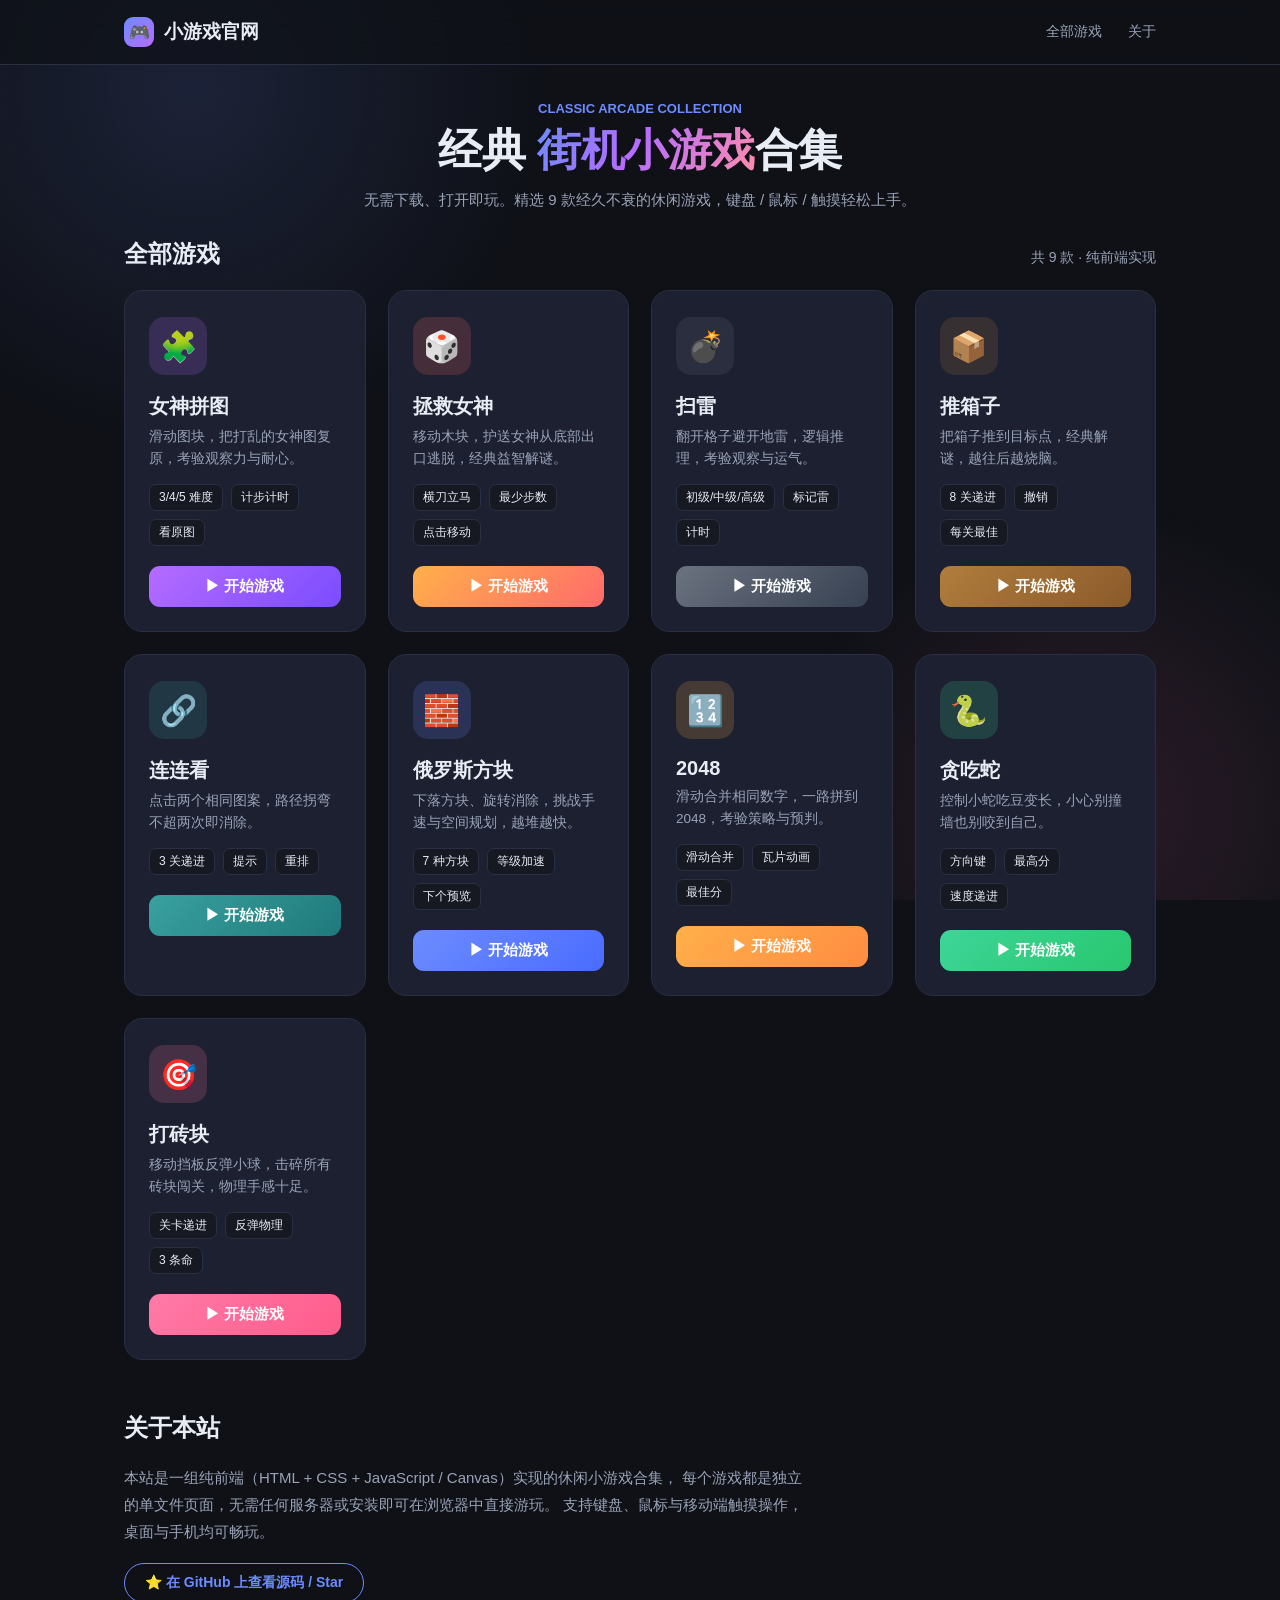
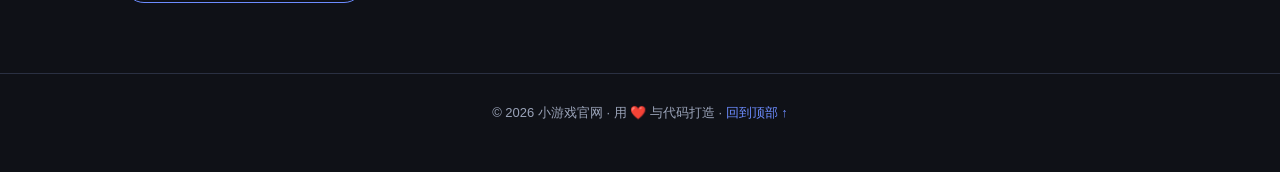
<file: index.html>
<!DOCTYPE html>
<html lang="zh-CN">
<head>
<meta charset="UTF-8" />
<meta name="viewport" content="width=device-width, initial-scale=1.0" />
    <link rel="icon" type="image/svg+xml" href="favicon.svg" />
    <link rel="manifest" href="manifest.webmanifest" />
    <meta name="description" content="经典街机小游戏合集：俄罗斯方块、贪吃蛇、2048、打砖块，纯前端、打开即玩、支持键盘与触摸。" />
    <meta name="theme-color" content="#0f1117" />
    <meta property="og:title" content="小游戏官网 · 经典街机合集" />
    <meta property="og:description" content="纯前端经典街机小游戏合集，打开即玩。" />
    <meta property="og:type" content="website" />
<title>小游戏官网 · 经典街机合集</title>
<style>
  :root {
    --bg: #0f1117;
    --bg-soft: #161922;
    --card: #1c2030;
    --card-hover: #232838;
    --text: #e8ecf4;
    --text-dim: #9aa3b8;
    --border: #2a3042;
    --accent: #6c8cff;
  }
  * { margin: 0; padding: 0; box-sizing: border-box; }
  html { scroll-behavior: smooth; }
  body {
    font-family: -apple-system, BlinkMacSystemFont, "Segoe UI", "PingFang SC",
      "Microsoft YaHei", sans-serif;
    background: var(--bg);
    color: var(--text);
    min-height: 100vh;
    overflow-x: hidden;
  }
  /* 背景装饰光晕 */
  body::before {
    content: "";
    position: fixed;
    inset: 0;
    background:
      radial-gradient(800px circle at 15% 10%, rgba(108,140,255,0.14), transparent 45%),
      radial-gradient(700px circle at 85% 90%, rgba(255,108,168,0.12), transparent 45%);
    z-index: -1;
  }

  .wrap { max-width: 1080px; margin: 0 auto; padding: 0 24px; }

  /* 顶部导航 */
  header {
    position: sticky; top: 0; z-index: 20;
    backdrop-filter: blur(12px);
    background: rgba(15,17,23,0.72);
    border-bottom: 1px solid var(--border);
  }
  .nav {
    display: flex; align-items: center; justify-content: space-between;
    height: 64px;
  }
  .logo { display: flex; align-items: center; gap: 10px; font-weight: 700; font-size: 19px; }
  .logo .dot {
    width: 30px; height: 30px; border-radius: 9px;
    background: linear-gradient(135deg, #6c8cff, #b56cff);
    display: grid; place-items: center; font-size: 17px;
  }
  .nav-links { display: flex; gap: 26px; font-size: 14px; }
  .nav-links a { color: var(--text-dim); text-decoration: none; transition: color .2s; }
  .nav-links a:hover { color: var(--text); }

  /* Hero */
  .hero { text-align: center; padding: 36px 0 22px; }
  .hero .badge {
    display: inline-block; padding: 6px 14px; border-radius: 999px;
    font-size: 13px; color: var(--text-dim);
    border: 1px solid var(--border); background: var(--bg-soft);
    margin-bottom: 22px;
  }
  .hero h1 {
    font-size: clamp(28px, 4.4vw, 44px); line-height: 1.1; font-weight: 800;
    letter-spacing: -0.5px;
  }
  .hero h1 .grad {
    background: linear-gradient(120deg, #6c8cff, #b56cff 45%, #ff8cae);
    -webkit-background-clip: text; background-clip: text; color: transparent;
  }
  .hero p {
    margin: 14px auto 0; max-width: 620px;
    color: var(--text-dim); font-size: 15px; line-height: 1.6;
  }
  .hero .eyebrow { font-size: 13px; color: var(--accent); font-weight: 600; margin-bottom: 10px; }

  /* 游戏网格 */
  .section-title {
    display: flex; align-items: baseline; justify-content: space-between;
    margin: 4px 0 20px;
  }
  .section-title h2 { font-size: 24px; font-weight: 700; }
  .section-title span { color: var(--text-dim); font-size: 14px; }

  .grid {
    display: grid; gap: 22px;
    grid-template-columns: repeat(auto-fill, minmax(220px, 1fr));
    padding-bottom: 48px;
  }
  .card {
    position: relative;
    background: var(--card);
    border: 1px solid var(--border);
    border-radius: 18px;
    padding: 26px 24px 24px;
    overflow: hidden;
    transition: transform .22s ease, border-color .22s ease, background .22s ease;
  }
  .card::after {
    content: ""; position: absolute; inset: 0;
    background: linear-gradient(180deg, transparent 60%, var(--glow, transparent));
    opacity: 0; transition: opacity .25s; pointer-events: none;
  }
  .card:hover { transform: translateY(-6px); background: var(--card-hover); border-color: var(--accent); }
  .card:hover::after { opacity: 0.5; }
  .card .icon {
    width: 58px; height: 58px; border-radius: 15px;
    display: grid; place-items: center; font-size: 30px;
    background: var(--tint, #2a3042); margin-bottom: 18px;
  }
  .card h3 { font-size: 20px; font-weight: 700; margin-bottom: 6px; }
  .card .desc { color: var(--text-dim); font-size: 13.5px; line-height: 1.6; min-height: 44px; }
  .card ul { list-style: none; margin: 14px 0 20px; display: flex; flex-wrap: wrap; gap: 8px; }
  .card ul li {
    font-size: 12px; color: var(--text); background: var(--bg-soft);
    border: 1px solid var(--border); padding: 4px 9px; border-radius: 7px;
  }
  .play-btn {
    display: inline-flex; align-items: center; gap: 8px;
    width: 100%; justify-content: center;
    padding: 11px 0; border-radius: 11px; font-size: 14.5px; font-weight: 600;
    text-decoration: none; color: #fff;
    background: linear-gradient(135deg, var(--c1, #6c8cff), var(--c2, #b56cff));
    transition: filter .2s, transform .1s;
  }
  .play-btn:hover { filter: brightness(1.1); }
  .play-btn:active { transform: scale(0.98); }

  footer {
    border-top: 1px solid var(--border);
    padding: 30px 0 50px; text-align: center; color: var(--text-dim); font-size: 13px;
  }
  footer a { color: var(--accent); text-decoration: none; }
  .github-link {
    display: inline-block;
    padding: 10px 20px;
    border: 1px solid var(--accent);
    border-radius: 999px;
    color: var(--accent);
    text-decoration: none;
    font-weight: 600;
    font-size: 14px;
    transition: background 0.18s ease, color 0.18s ease;
  }
  .github-link:hover { background: var(--accent); color: #fff; }

  @media (max-width: 560px) {
    .nav-links { display: none; }
    .hero { padding: 40px 0 26px; }
  }
</style>
</head>
<body>
  <header>
    <div class="wrap nav">
      <div class="logo"><span class="dot">🎮</span> 小游戏官网</div>
      <nav class="nav-links">
        <a href="#games">全部游戏</a>
        <a href="#about">关于</a>
      </nav>
    </div>
  </header>

  <main class="wrap">
    <section class="hero">
      <div class="eyebrow">CLASSIC ARCADE COLLECTION</div>
      <h1>经典 <span class="grad">街机小游戏</span>合集</h1>
      <p>无需下载、打开即玩。精选 9 款经久不衰的休闲游戏，键盘 / 鼠标 / 触摸轻松上手。</p>
    </section>

    <section id="games">
      <div class="section-title">
        <h2>全部游戏</h2>
        <span>共 9 款 · 纯前端实现</span>
      </div>

      <div class="grid">
        <!-- 女神拼图（第一个） -->
        <article class="card" style="--c1:#b56cff;--c2:#7a4cff;--tint:rgba(181,108,255,0.18);--glow:rgba(181,108,255,0.22);">
          <div class="icon">🧩</div>
          <h3>女神拼图</h3>
          <p class="desc">滑动图块，把打乱的女神图复原，考验观察力与耐心。</p>
          <ul><li>3/4/5 难度</li><li>计步计时</li><li>看原图</li></ul>
          <a class="play-btn" href="puzzle.html">▶ 开始游戏</a>
        </article>

        <!-- 拯救女神（第二个） -->
        <article class="card" style="--c1:#ffb04a;--c2:#ff6b6b;--tint:rgba(255,107,107,0.18);--glow:rgba(255,107,107,0.22);">
          <div class="icon">🎲</div>
          <h3>拯救女神</h3>
          <p class="desc">移动木块，护送女神从底部出口逃脱，经典益智解谜。</p>
          <ul><li>横刀立马</li><li>最少步数</li><li>点击移动</li></ul>
          <a class="play-btn" href="huarongdao.html">▶ 开始游戏</a>
        </article>

        <!-- 扫雷 -->
        <article class="card" style="--c1:#6b7280;--c2:#374151;--tint:rgba(107,114,128,0.18);--glow:rgba(107,114,128,0.22);">
          <div class="icon">💣</div>
          <h3>扫雷</h3>
          <p class="desc">翻开格子避开地雷，逻辑推理，考验观察与运气。</p>
          <ul><li>初级/中级/高级</li><li>标记雷</li><li>计时</li></ul>
          <a class="play-btn" href="minesweeper.html">▶ 开始游戏</a>
        </article>

        <!-- 推箱子 -->
        <article class="card" style="--c1:#b07d3c;--c2:#8a5a2b;--tint:rgba(176,125,60,0.18);--glow:rgba(176,125,60,0.22);">
          <div class="icon">📦</div>
          <h3>推箱子</h3>
          <p class="desc">把箱子推到目标点，经典解谜，越往后越烧脑。</p>
          <ul><li>8 关递进</li><li>撤销</li><li>每关最佳</li></ul>
          <a class="play-btn" href="sokoban.html">▶ 开始游戏</a>
        </article>

        <!-- 连连看 -->
        <article class="card" style="--c1:#3aa0a0;--c2:#1f7a7a;--tint:rgba(58,160,160,0.18);--glow:rgba(58,160,160,0.22);">
          <div class="icon">🔗</div>
          <h3>连连看</h3>
          <p class="desc">点击两个相同图案，路径拐弯不超两次即消除。</p>
          <ul><li>3 关递进</li><li>提示</li><li>重排</li></ul>
          <a class="play-btn" href="lianliankan.html">▶ 开始游戏</a>
        </article>

        <!-- 俄罗斯方块 -->
        <article class="card" style="--c1:#6c8cff;--c2:#4a6cff;--tint:rgba(108,140,255,0.18);--glow:rgba(108,140,255,0.22);">
          <div class="icon">🧱</div>
          <h3>俄罗斯方块</h3>
          <p class="desc">下落方块、旋转消除，挑战手速与空间规划，越堆越快。</p>
          <ul><li>7 种方块</li><li>等级加速</li><li>下个预览</li></ul>
          <a class="play-btn" href="tetris.html">▶ 开始游戏</a>
        </article>

        <!-- 2048 -->
        <article class="card" style="--c1:#ffb04a;--c2:#ff8c42;--tint:rgba(255,176,74,0.18);--glow:rgba(255,176,74,0.22);">
          <div class="icon">🔢</div>
          <h3>2048</h3>
          <p class="desc">滑动合并相同数字，一路拼到 2048，考验策略与预判。</p>
          <ul><li>滑动合并</li><li>瓦片动画</li><li>最佳分</li></ul>
          <a class="play-btn" href="2048.html">▶ 开始游戏</a>
        </article>

        <!-- 贪吃蛇 -->
        <article class="card" style="--c1:#3ed598;--c2:#28c76f;--tint:rgba(62,213,152,0.18);--glow:rgba(62,213,152,0.22);">
          <div class="icon">🐍</div>
          <h3>贪吃蛇</h3>
          <p class="desc">控制小蛇吃豆变长，小心别撞墙也别咬到自己。</p>
          <ul><li>方向键</li><li>最高分</li><li>速度递进</li></ul>
          <a class="play-btn" href="snake.html">▶ 开始游戏</a>
        </article>

        <!-- 打砖块（最后） -->
        <article class="card" style="--c1:#ff7aa8;--c2:#ff5c8a;--tint:rgba(255,122,168,0.18);--glow:rgba(255,122,168,0.22);">
          <div class="icon">🎯</div>
          <h3>打砖块</h3>
          <p class="desc">移动挡板反弹小球，击碎所有砖块闯关，物理手感十足。</p>
          <ul><li>关卡递进</li><li>反弹物理</li><li>3 条命</li></ul>
          <a class="play-btn" href="breakout.html">▶ 开始游戏</a>
        </article>
      </div>
    </section>

    <section id="about" style="padding-bottom:70px;">
      <div class="section-title"><h2>关于本站</h2></div>
      <p style="color:var(--text-dim);line-height:1.8;max-width:680px;font-size:15px;">
        本站是一组纯前端（HTML + CSS + JavaScript / Canvas）实现的休闲小游戏合集，
        每个游戏都是独立的单文件页面，无需任何服务器或安装即可在浏览器中直接游玩。
        支持键盘、鼠标与移动端触摸操作，桌面与手机均可畅玩。
      </p>
      <p style="margin-top:18px;">
        <a class="github-link" href="https://github.com/kennethfan/games" target="_blank" rel="noopener">⭐ 在 GitHub 上查看源码 / Star</a>
      </p>
    </section>
  </main>

  <footer>
    <div class="wrap">
      © 2026 小游戏官网 · 用 ❤️ 与代码打造 · <a href="#games">回到顶部 ↑</a>
    </div>
  </footer>
    <script>
        if ('serviceWorker' in navigator) {
            window.addEventListener('load', () => {
                navigator.serviceWorker.register('sw.js').catch(() => {});
            });
        }
    </script>
</body>
</html>
</file>
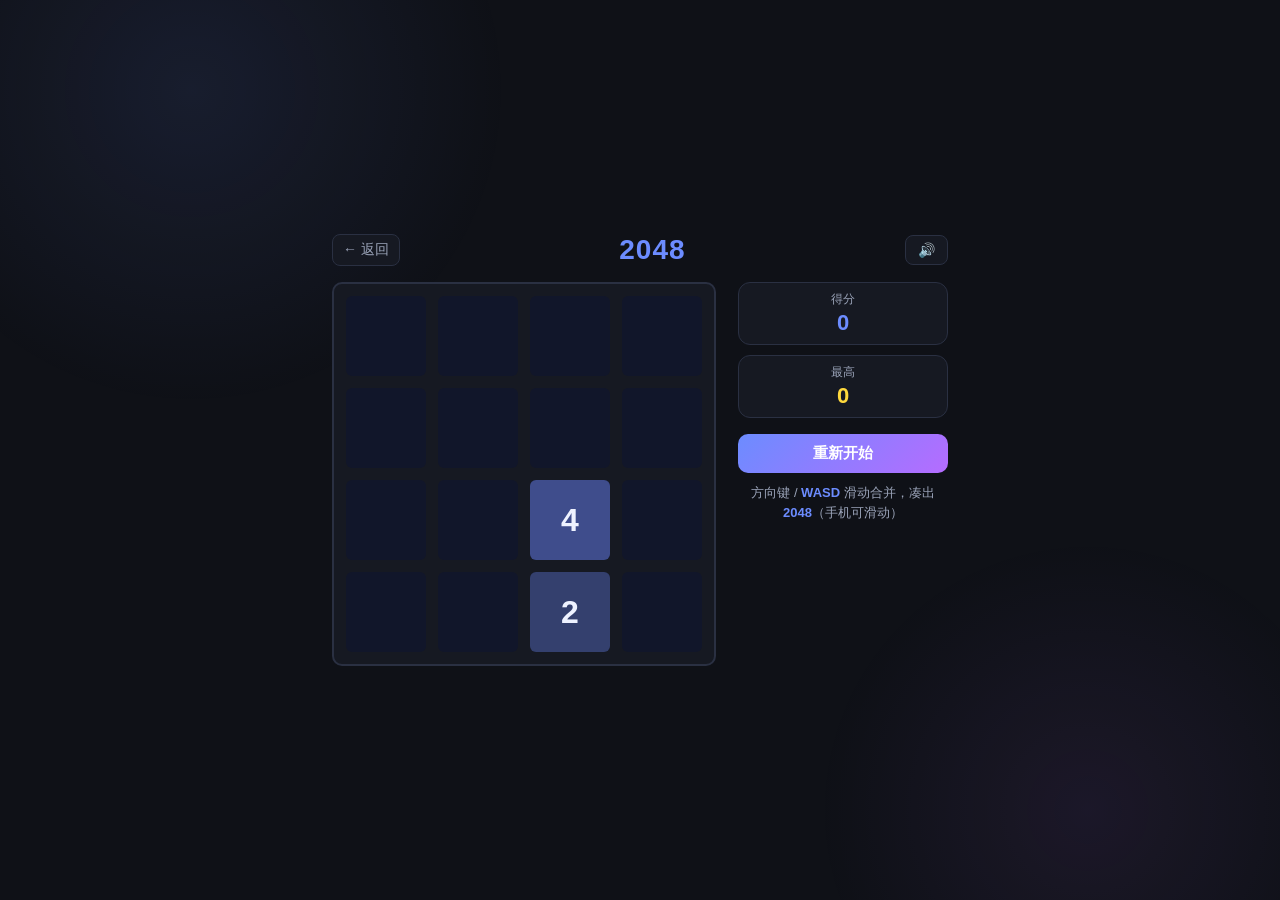
<file: 2048.html>
<!DOCTYPE html>
<html lang="zh-CN">
<head>
    <meta charset="UTF-8">
    <meta name="viewport" content="width=device-width, initial-scale=1.0">
    <link rel="icon" type="image/svg+xml" href="favicon.svg" />
    <link rel="manifest" href="manifest.webmanifest" />
    <meta name="description" content="2048 小游戏：滑动合并相同数字拼到 2048，纯前端、支持键盘与触摸、打开即玩。" />
    <meta name="theme-color" content="#0f1117" />
    <link rel="stylesheet" href="assets/common.css" />
    <script src="assets/common.js"></script>
    <title>2048</title>
    <style>
    



        .board {
            position: relative;
            display: grid;
            grid-template-columns: repeat(4, 80px);
            grid-template-rows: repeat(4, 80px);
            gap: 12px;
            background: var(--bg-soft);
            padding: 12px;
            border-radius: 10px;
            touch-action: none;        /* 防止移动端滑动时页面滚动 */
        }

        /* 底层灰色背景格 */
        .cell {
            width: 80px;
            height: 80px;
            background: #11162a;
            border-radius: 6px;
        }
        .tile-layer {
            position: absolute;
            inset: 12px;
            pointer-events: none;
        }

        /* 外层只负责平移定位，过渡产生滑动感 */
        .tile {
            position: absolute;
            width: 80px;
            height: 80px;
            transition: transform 0.11s ease-in-out;
        }

        /* 内层负责显示与弹出动画，避免与外层 transform 冲突 */
        .tile-inner {
            width: 100%;
            height: 100%;
            border-radius: 6px;
            display: flex;
            align-items: center;
            justify-content: center;
            font-weight: bold;
            font-size: 32px;
        }

        .tile-inner.appear { animation: appear 0.14s ease; }
        @keyframes appear {
            from { opacity: 0; transform: scale(0); }
            to   { opacity: 1; transform: scale(1); }
        }

        .tile-inner.pop { animation: pop 0.18s ease; }
        @keyframes pop {
            0%   { transform: scale(0); }
            55%  { transform: scale(1.18); }
            100% { transform: scale(1); }
        }

        /* 移动端：棋盘缩放以适配小屏（断点与 common 统一 520px） */
        @media (max-width: 520px) {
            .board { transform: scale(0.88); transform-origin: top center; }
        }
    </style>
</head>
<body>
    <div class="game-wrap">
        <header class="game-header">
            <a class="back-link" href="index.html">← 返回</a>
            <h1 class="game-title">2048</h1>
            <button id="soundBtn" class="icon-btn" onclick="toggleSound()">🔊</button>
        </header>

        <section class="game-stats">
            <div class="stat"><div class="stat-label">得分</div><div class="stat-value stat-score" id="score">0</div></div>
            <div class="stat"><div class="stat-label">最高</div><div class="stat-value stat-best" id="best">0</div></div>
        </section>

        <section class="game-stage">
            <div class="board" id="board">
            <!-- 16 个背景格 -->
            <div class="cell"></div><div class="cell"></div><div class="cell"></div><div class="cell"></div>
            <div class="cell"></div><div class="cell"></div><div class="cell"></div><div class="cell"></div>
            <div class="cell"></div><div class="cell"></div><div class="cell"></div><div class="cell"></div>
            <div class="cell"></div><div class="cell"></div><div class="cell"></div><div class="cell"></div>
            <!-- 瓦片层（数字方块在此滑动） -->
            <div class="tile-layer" id="tileLayer"></div>
            <!-- 结束/胜利遮罩 -->
            <div class="game-overlay" id="overlay" style="display: none;">
                <div class="game-overlay-title fail" id="overlayTitle"></div>
                <div class="game-overlay-sub" id="overlaySub"></div>
                <button onclick="restart()">再来一局</button>
            </div>
        </div>
        </section>

        <footer class="game-toolbar">
            <div class="hint">方向键 / <b>WASD</b> 滑动合并，凑出 <b>2048</b>（手机可滑动）</div>
            <button onclick="restart()">重新开始</button>
        </footer>
    </div>

    <script>
        const SIZE = 4;
        const SLIDE_MS = 110;            // 滑动动画时长（与 CSS transition 匹配）
        const CELL = 80;                 // 格子边长
        const GAP = 12;                  // 格子间距
        const STEP = CELL + GAP;         // 相邻格中心步长 = 92px

        const scoreEl = document.getElementById('score');
        const bestEl = document.getElementById('best');
        const overlay = document.getElementById('overlay');
        const overlayTitle = document.getElementById('overlayTitle');
        const overlaySub = document.getElementById('overlaySub');
        const tileLayer = document.getElementById('tileLayer');

        let tiles = [];                  // 所有存活的方块（带唯一引用）
        let score = 0;
        let best = 0;
        let over = false;
        let animating = false;           // 动画期间锁，防止快速连按导致状态错乱

        // 蓝紫家族渐变配色（与全站统一）
        const COLORS = {
            2: '#34406e', 4: '#3f4d8c', 8: '#4d5fb0', 16: '#6c8cff',
            32: '#7d7bff', 64: '#9b6cff', 128: '#b56cff', 256: '#c56cd0',
            512: '#d76cae', 1024: '#ff7eb6', 2048: '#ff9ec4'
        };
        // 2048 以上的高位数字：循环一组高对比浅色，保证一直累加时仍有层级区分
        const HIGH_COLORS = ['#ffb3d1', '#ffc5a8', '#ffe08a', '#b6f0a8', '#a8e6ff', '#cdb4ff'];

        function colorFor(v) {
            if (v === 0) return '#11162a';
            if (COLORS[v]) return COLORS[v];
            // 4096(2^12) 起按对数取色循环，支持无限累加
            const idx = Math.log2(v) - 12;
            return HIGH_COLORS[((idx % HIGH_COLORS.length) + HIGH_COLORS.length) % HIGH_COLORS.length];
        }
        function textColor(v) {
            // 浅色背景用深色文字，保证可读性
            return HIGH_COLORS.includes(colorFor(v)) ? '#1a1430' : '#eef2ff';
        }
        function fontSizeFor(v) {
            const len = String(v).length;
            return len <= 2 ? '32px' : len === 3 ? '26px' : '20px';
        }

        // 根据 (行,列) 计算外层瓦片的平移坐标
        function positionTile(t) {
            t.el.style.transform = `translate(${t.c * STEP}px, ${t.r * STEP}px)`;
        }

        // 创建一个方块（isNew=true 时播放淡入弹出动画）
        function createTile(r, c, value, isNew) {
            const el = document.createElement('div');
            el.className = 'tile';

            const inner = document.createElement('div');
            inner.className = 'tile-inner';
            inner.textContent = value;
            inner.style.background = colorFor(value);
            inner.style.color = textColor(value);
            inner.style.fontSize = fontSizeFor(value);

            el.appendChild(inner);
            el.style.transform = `translate(${c * STEP}px, ${r * STEP}px)`;
            tileLayer.appendChild(el);

            const t = { value, r, c, el, inner };
            tiles.push(t);
            if (isNew) inner.classList.add('appear');
            return t;
        }

        function removeTile(t) {
            const i = tiles.indexOf(t);
            if (i >= 0) tiles.splice(i, 1);
            if (t.el && t.el.parentNode) t.el.parentNode.removeChild(t.el);
        }

        // 方向 -> 物理坐标：i 为线索引，j 为该线上位置(0 为移动方向最前)
        function cellRC(i, dir, j) {
            if (dir === 'left')  return { r: i, c: j };
            if (dir === 'right') return { r: i, c: SIZE - 1 - j };
            if (dir === 'up')    return { r: j, c: i };
            if (dir === 'down')  return { r: SIZE - 1 - j, c: i };
        }

        // 收集某条线上的方块（按移动方向顺序，最前在前）
        function lineTiles(i, dir) {
            const arr = [];
            for (let j = 0; j < SIZE; j++) {
                const { r, c } = cellRC(i, dir, j);
                const t = tiles.find(t => t.r === r && t.c === c);
                if (t) arr.push(t);
            }
            return arr;
        }

        function init() {
            tiles.forEach(t => { if (t.el.parentNode) t.el.parentNode.removeChild(t.el); });
            tiles = [];
            score = 0;
            over = false;
            animating = false;
            scoreEl.textContent = '0';
            hideOverlay();
            spawn();
            spawn();
        }

        function spawn() {
            const empty = [];
            for (let r = 0; r < SIZE; r++)
                for (let c = 0; c < SIZE; c++)
                    if (!tiles.some(t => t.r === r && t.c === c)) empty.push([r, c]);
            if (empty.length === 0) return;
            const [r, c] = empty[Math.floor(Math.random() * empty.length)];
            createTile(r, c, Math.random() < 0.9 ? 2 : 4, true);
        }

        function move(dir) {
            if (over || animating) return;

            let moved = false;
            let gained = 0;
            const merges = [];   // 待合并的项：{r,c,value,a,b}

            for (let i = 0; i < SIZE; i++) {
                const lt = lineTiles(i, dir);
                let tgt = 0;
                for (let k = 0; k < lt.length; k++) {
                    const pos = cellRC(i, dir, tgt);
                    if (k + 1 < lt.length && lt[k].value === lt[k + 1].value) {
                        // 合并 lt[k] 与 lt[k+1]
                        lt[k].r = pos.r;   lt[k].c = pos.c;
                        lt[k + 1].r = pos.r; lt[k + 1].c = pos.c;
                        merges.push({ r: pos.r, c: pos.c, value: lt[k].value * 2, a: lt[k], b: lt[k + 1] });
                        gained += lt[k].value * 2;
                        moved = true;
                        k++;
                    } else {
                        if (lt[k].r !== pos.r || lt[k].c !== pos.c) moved = true;
                        lt[k].r = pos.r; lt[k].c = pos.c;
                    }
                    tgt++;
                }
            }

            if (!moved) return;

            animating = true;
            // 触发滑动过渡
            tiles.forEach(positionTile);

            // 更新分数
            score += gained;
            scoreEl.textContent = score;
            if (gained > 0) beep(520, 0.08, 'square', 0.04);
            if (score > best) {
                best = score;
                bestEl.textContent = best;
                try { localStorage.setItem('best2048', best); } catch (e) {}
            }

            // 滑动结束后落定：移除合并源方块、生成合并结果、生成新方块、判定状态
            setTimeout(() => {
                merges.forEach(m => {
                    removeTile(m.a);
                    removeTile(m.b);
                    createTile(m.r, m.c, m.value, true); // 合并结果方块，带弹出动画
                });
                spawn();
                rebuildBoardAndCheck();
                animating = false;
            }, SLIDE_MS);
        }

        function rebuildBoardAndCheck() {
            const board = Array.from({ length: SIZE }, () => Array(SIZE).fill(0));
            tiles.forEach(t => board[t.r][t.c] = t.value);

            if (!hasMoves(board)) {
                over = true;
                showOverlay('游戏结束', '得分 ' + score, 'fail');
                beep(120, 0.3, 'sawtooth', 0.05);
            }
        }

        function hasMoves(b) {
            for (let r = 0; r < SIZE; r++) {
                for (let c = 0; c < SIZE; c++) {
                    if (b[r][c] === 0) return true;
                    if (c < SIZE - 1 && b[r][c] === b[r][c + 1]) return true;
                    if (r < SIZE - 1 && b[r][c] === b[r + 1][c]) return true;
                }
            }
            return false;
        }

        function showOverlay(title, sub, type) {
            overlayTitle.textContent = title;
            overlayTitle.className = 'game-overlay-title ' + (type || 'fail');
            overlaySub.textContent = sub;
            overlay.style.display = 'flex';
        }
        function hideOverlay() {
            overlay.style.display = 'none';
        }
        function restart() {
            init();
        }

        document.addEventListener('keydown', (e) => {
            const map = {
                ArrowUp: 'up', ArrowDown: 'down', ArrowLeft: 'left', ArrowRight: 'right',
                w: 'up', s: 'down', a: 'left', d: 'right',
                W: 'up', S: 'down', A: 'left', D: 'right'
            };
            if (map[e.key]) {
                e.preventDefault();
                move(map[e.key]);
            }
        });

        // 触摸滑动支持（移动端）
        const boardEl = document.getElementById('board');
        let touchX = 0, touchY = 0;
        boardEl.addEventListener('touchstart', (e) => {
            touchX = e.changedTouches[0].clientX;
            touchY = e.changedTouches[0].clientY;
        }, { passive: true });
        boardEl.addEventListener('touchend', (e) => {
            const dx = e.changedTouches[0].clientX - touchX;
            const dy = e.changedTouches[0].clientY - touchY;
            const ax = Math.abs(dx), ay = Math.abs(dy);
            if (Math.max(ax, ay) < 24) return;      // 滑动阈值
            if (ax > ay) move(dx > 0 ? 'right' : 'left');
            else move(dy > 0 ? 'down' : 'up');
        }, { passive: true });


        // 初始化
        try { best = parseInt(localStorage.getItem('best2048') || '0', 10); } catch (e) {}
        bestEl.textContent = best;
        init();
    </script>
    <script>
        if ('serviceWorker' in navigator) {
            window.addEventListener('load', () => {
                navigator.serviceWorker.register('sw.js').catch(() => {});
            });
        }
    </script>
</body>
</html>
</file>
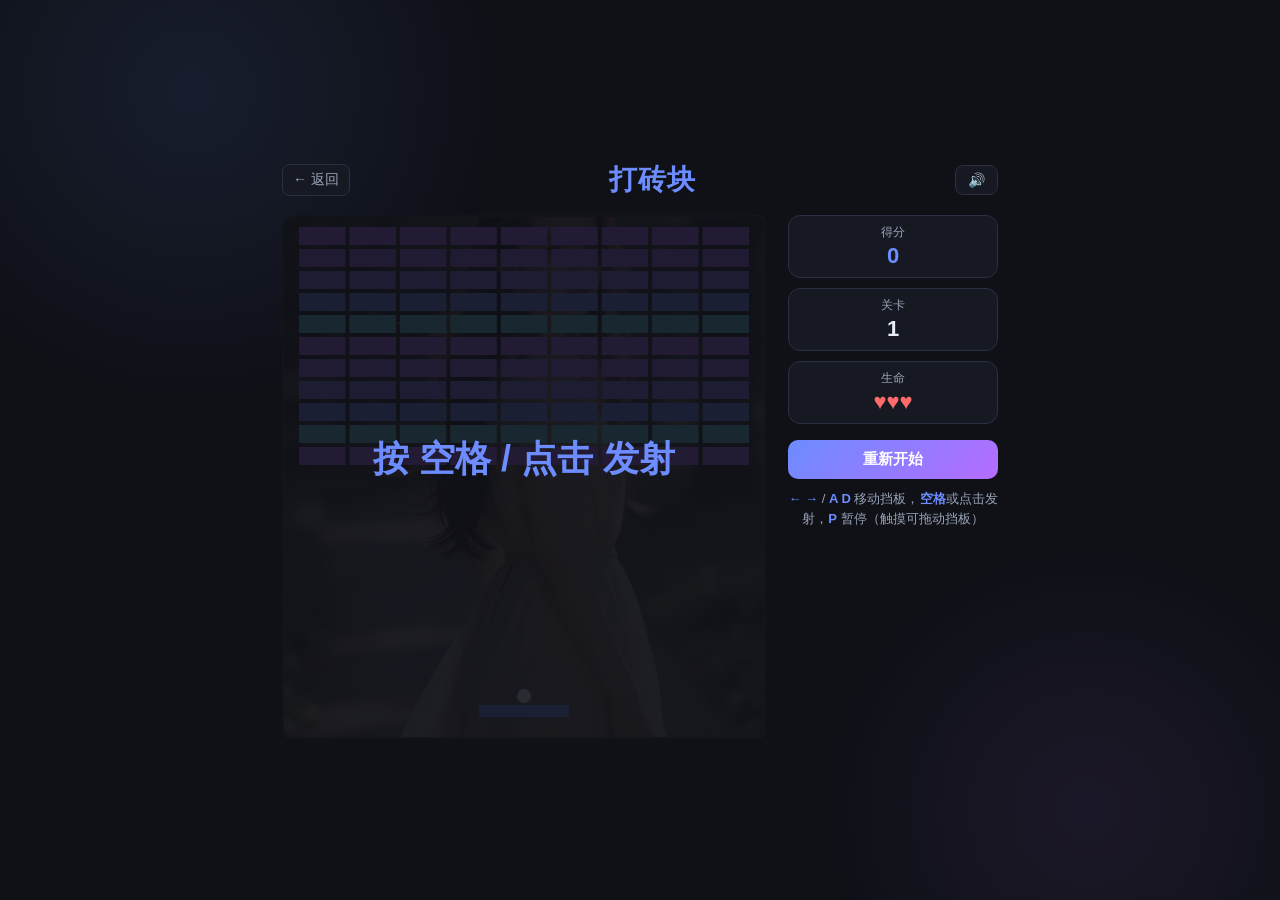
<file: breakout.html>
<!DOCTYPE html>
<html lang="zh-CN">
<head>
    <meta charset="UTF-8">
    <meta name="viewport" content="width=device-width, initial-scale=1.0">
    <link rel="icon" type="image/svg+xml" href="favicon.svg" />
    <link rel="manifest" href="manifest.webmanifest" />
    <meta name="description" content="打砖块小游戏：移动挡板反弹小球击碎所有砖块，支持鼠标与触摸。" />
    <meta name="theme-color" content="#0f1117" />
    <link rel="stylesheet" href="assets/common.css" />
    <script src="assets/common.js"></script>
    <title>打砖块</title>
    <style>
    



        .game-board { position: relative; }

        canvas {
            background: var(--board-bg);
            cursor: none;
            display: block;
            max-width: 100%;
            height: auto;
        }
    </style>
</head>
<body>
    <div class="game-wrap">
        <header class="game-header">
            <a class="back-link" href="index.html">← 返回</a>
            <h1 class="game-title">打砖块</h1>
            <button id="soundBtn" class="icon-btn" onclick="toggleSound()">🔊</button>
        </header>

        <section class="game-stats">
            <div class="stat"><div class="stat-label">得分</div><div class="stat-value stat-score" id="score">0</div></div>
            <div class="stat"><div class="stat-label">关卡</div><div class="stat-value" id="level">1</div></div>
            <div class="stat"><div class="stat-label">生命</div><div class="stat-value stat-danger" id="lives">♥♥♥</div></div>
        </section>

        <section class="game-stage">
            <div class="game-board">
                <canvas id="game" width="480" height="520"></canvas>
                <div class="game-overlay" id="overlay" style="display:none;">
                    <div class="game-overlay-title" id="overlayTitle"></div>
                    <div class="game-overlay-sub muted" id="overlaySub"></div>
                    <button id="overlayBtn" onclick="restart()" style="display:none;">重新开始</button>
                </div>
            </div>
        </section>

        <footer class="game-toolbar">
            <div class="hint"><b>← →</b> / <b>A D</b> 移动挡板，<b>空格</b>或点击发射，<b>P</b> 暂停（触摸可拖动挡板）</div>
            <button onclick="restart()">重新开始</button>
        </footer>
    </div>

    <script>
        const canvas = document.getElementById('game');
        const ctx = canvas.getContext('2d');
        const scoreEl = document.getElementById('score');
        const levelEl = document.getElementById('level');
        const livesEl = document.getElementById('lives');

        // 游戏常量
        const W = canvas.width;            // 画布宽
        const H = canvas.height;           // 画布高
        const PADDLE_W = 90;               // 挡板宽
        const PADDLE_H = 12;               // 挡板高
        const PADDLE_SPEED = 7;            // 挡板键盘移动速度
        const BALL_R = 7;                  // 球半径
        const BRICK_ROWS = 11;             // 砖块行数
        const BRICK_COLS = 9;              // 砖块列数
        const BRICK_H = 18;                // 砖块高
        const BRICK_GAP = 4;               // 砖块间距
        const TOP_OFFSET = 10;             // 砖块区距顶部
        const SIDE_MARGIN = 15;            // 砖块区左右边距
        const MAX_LIVES = 3;

        // 每行砖块颜色与分值
        const ROW_COLORS = ['#b56cff', '#9b6cff', '#7d7bff', '#6c8cff', '#5ad1e6'];
        const ROW_POINTS = [50, 40, 30, 20, 10];

        let score, level, lives;
        let state;                         // 'ready' | 'playing' | 'paused' | 'over'
        let paddle;                        // { x, y, w, h }
        let ball;                          // { x, y, vx, vy, stuck }
        let bricks;                        // 砖块数组
        let ballSpeed;                     // 当前球速（每关递增）
        const keys = {};                   // 记录按下的键

        // 美女图片（背景与砖块共用 assets/goddess.png）
        const girlImg = new Image();
        girlImg.src = 'assets/goddess.png';

        // 整图铺满画布（cover，避免拉伸变形），并叠加半透明压暗层保证小球/挡板可见
        function drawBackground() {
            const iw = girlImg.naturalWidth, ih = girlImg.naturalHeight;
            if (!(girlImg.complete && iw)) return;
            const scale = Math.max(W / iw, H / ih);
            const dw = iw * scale, dh = ih * scale;
            const dx = (W - dw) / 2, dy = (H - dh) / 2;
            ctx.drawImage(girlImg, dx, dy, dw, dh);
            ctx.fillStyle = 'rgba(15,17,23,0.5)';
            ctx.fillRect(0, 0, W, H);
        }

        function resetBall() {
            ball = {
                x: paddle.x + paddle.w / 2,
                y: paddle.y - BALL_R - 2,
                vx: 0,
                vy: 0,
                stuck: true
            };
        }

        function launchBall() {
            if (!ball.stuck) return;
            ball.stuck = false;
            state = 'playing';
            beep(500, 0.05, 'square', 0.04);
            // 以略微偏上的角度发射
            ball.vx = ballSpeed * 0.35;
            ball.vy = -ballSpeed * 0.94;
        }

        function buildBricks() {
            bricks = [];
            const totalW = W - SIDE_MARGIN * 2;
            const bw = (totalW - BRICK_GAP * (BRICK_COLS - 1)) / BRICK_COLS;
            for (let r = 0; r < BRICK_ROWS; r++) {
                for (let c = 0; c < BRICK_COLS; c++) {
                    bricks.push({
                        x: SIDE_MARGIN + c * (bw + BRICK_GAP),
                        y: TOP_OFFSET + r * (BRICK_H + BRICK_GAP),
                        w: bw,
                        h: BRICK_H,
                        color: ROW_COLORS[r % ROW_COLORS.length],
                        points: ROW_POINTS[r % ROW_POINTS.length],
                        alive: true
                    });
                }
            }
        }

        function init() {
            score = 0;
            level = 1;
            lives = MAX_LIVES;
            ballSpeed = 4.2;
            state = 'ready';
            paddle = { x: (W - PADDLE_W) / 2, y: H - 32, w: PADDLE_W, h: PADDLE_H };
            buildBricks();
            resetBall();
            updateHud();
        }

        function updateHud() {
            scoreEl.textContent = score;
            levelEl.textContent = level;
            livesEl.textContent = '♥'.repeat(Math.max(lives, 0)) || '—';
        }

        // 挡板左右移动（键盘）
        function movePaddle() {
            let dir = 0;
            if (keys['ArrowLeft'] || keys['a'] || keys['A']) dir -= 1;
            if (keys['ArrowRight'] || keys['d'] || keys['D']) dir += 1;
            paddle.x += dir * PADDLE_SPEED;
            paddle.x = Math.max(0, Math.min(W - paddle.w, paddle.x));
        }

        // 碰撞处理：球与单个砖块，返回是否命中
        function hitBrick(b) {
            if (!b.alive) return false;
            if (ball.x + BALL_R < b.x || ball.x - BALL_R > b.x + b.w) return false;
            if (ball.y + BALL_R < b.y || ball.y - BALL_R > b.y + b.h) return false;

            // 用上一帧位置判断反弹方向，避免穿透误判
            const prevX = ball.x - ball.vx;
            const prevY = ball.y - ball.vy;
            const fromTop = prevY + BALL_R <= b.y;
            const fromBottom = prevY - BALL_R >= b.y + b.h;
            const fromLeft = prevX + BALL_R <= b.x;
            const fromRight = prevX - BALL_R >= b.x + b.w;

            if (fromTop || fromBottom) ball.vy = -ball.vy;
            else if (fromLeft || fromRight) ball.vx = -ball.vx;
            else { ball.vx = -ball.vx; ball.vy = -ball.vy; }

            b.alive = false;
            score += b.points;
            beep(300 + b.points, 0.05, 'square', 0.04);
            return true;
        }

        function update() {
            if (state !== 'playing' && state !== 'ready') return;

            movePaddle();

            if (ball.stuck) {
                // 等待发射：球粘在挡板上随其移动
                ball.x = paddle.x + paddle.w / 2;
                ball.y = paddle.y - BALL_R - 2;
                return;
            }

            // 移动球
            ball.x += ball.vx;
            ball.y += ball.vy;

            // 墙壁碰撞
            if (ball.x - BALL_R < 0) { ball.x = BALL_R; ball.vx = -ball.vx; }
            if (ball.x + BALL_R > W) { ball.x = W - BALL_R; ball.vx = -ball.vx; }
            if (ball.y - BALL_R < 0) { ball.y = BALL_R; ball.vy = -ball.vy; }

            // 掉出底部：扣命
            if (ball.y - BALL_R > H) {
                lives--;
                updateHud();
                beep(200, 0.15, 'sawtooth', 0.05);
                if (lives <= 0) {
                    state = 'over';
                beep(120, 0.3, 'sawtooth', 0.05);
                } else {
                    state = 'ready';
                    resetBall();
                }
                return;
            }

            // 挡板碰撞
            if (ball.vy > 0 &&
                ball.y + BALL_R >= paddle.y &&
                ball.y - BALL_R <= paddle.y + paddle.h &&
                ball.x >= paddle.x && ball.x <= paddle.x + paddle.w) {
                ball.y = paddle.y - BALL_R;
                // 根据击中挡板的相对位置改变反弹角度
                let hit = (ball.x - (paddle.x + paddle.w / 2)) / (paddle.w / 2);
                hit = Math.max(-0.75, Math.min(0.75, hit));
                const sp = Math.hypot(ball.vx, ball.vy);
                ball.vx = hit * sp;
                ball.vy = -Math.sqrt(Math.max(sp * sp - ball.vx * ball.vx, 0));
            }

            // 砖块碰撞（命中一个即跳出，防多次反弹）
            for (const b of bricks) {
                if (hitBrick(b)) {
                    updateHud();
                    break;
                }
            }

            // 过关检测
            if (bricks.every(b => !b.alive)) {
                level++;
                ballSpeed *= 1.08;
                buildBricks();
                resetBall();
                state = 'ready';
                updateHud();
            }
        }

        function draw() {
            ctx.clearRect(0, 0, W, H);

            // 背景（美女图片）
            drawBackground();

            // 砖块
            for (const b of bricks) {
                if (!b.alive) continue;
                ctx.fillStyle = b.color;
                ctx.fillRect(b.x, b.y, b.w, b.h);
            }

            // 挡板
            ctx.fillStyle = '#6c8cff';
            ctx.fillRect(paddle.x, paddle.y, paddle.w, paddle.h);

            // 球
            ctx.beginPath();
            ctx.arc(ball.x, ball.y, BALL_R, 0, Math.PI * 2);
            ctx.fillStyle = '#e8ecf4';
            ctx.fill();

            // 遮罩
            if (state === 'ready') {
                setOverlay(true, '按 空格 / 点击 发射', '', 'ready', false);
            } else if (state === 'paused') {
                setOverlay(true, '已暂停', '按 P 继续', 'pause', false);
            } else if (state === 'over') {
                setOverlay(true, '游戏结束', '得分 ' + score, 'fail', true);
            } else {
                setOverlay(false);
            }
        }

        // 统一 DOM 遮罩（与其它游戏一致）
        const overlayEl = document.getElementById('overlay');
        const overlayTitleEl = document.getElementById('overlayTitle');
        const overlaySubEl = document.getElementById('overlaySub');
        const overlayBtnEl = document.getElementById('overlayBtn');
        function setOverlay(show, title, sub, titleClass, showBtn) {
            if (!show) { overlayEl.style.display = 'none'; return; }
            overlayEl.style.display = 'flex';
            overlayTitleEl.textContent = title;
            overlayTitleEl.className = 'game-overlay-title ' + titleClass;
            overlaySubEl.textContent = sub;
            overlaySubEl.className = 'game-overlay-sub' + (titleClass === 'pause' || titleClass === 'ready' ? ' muted' : '');
            overlayBtnEl.style.display = showBtn ? '' : 'none';
        }

        function loop() {
            update();
            draw();
            requestAnimationFrame(loop);
        }


        // ---- 输入 ----
        document.addEventListener('keydown', (e) => {
            keys[e.key] = true;
            if (['ArrowLeft', 'ArrowRight', 'ArrowUp', 'ArrowDown', ' '].includes(e.key)) e.preventDefault();
            if (e.key === ' ') {
                if (state === 'ready') launchBall();
                else if (state === 'playing') { /* 游戏进行中空格无效 */ }
            }
            if (e.key === 'p' || e.key === 'P') {
                if (state === 'playing') state = 'paused';
                else if (state === 'paused') state = 'playing';
            }
            if (e.key === 'r' || e.key === 'R') restart();
        });
        document.addEventListener('keyup', (e) => { keys[e.key] = false; });

        // 点击发射
        canvas.addEventListener('click', () => {
            if (state === 'ready') launchBall();
        });

        // 触摸控制：拖动挡板 + 点击发射（移动端）
        function touchPaddle(e) {
            const rect = canvas.getBoundingClientRect();
            const mx = (e.touches[0].clientX - rect.left) * (W / rect.width);
            paddle.x = Math.max(0, Math.min(W - paddle.w, mx - paddle.w / 2));
        }
        canvas.addEventListener('touchstart', (e) => {
            e.preventDefault();
            touchPaddle(e);
            if (state === 'ready') launchBall();
        }, { passive: false });
        canvas.addEventListener('touchmove', (e) => {
            e.preventDefault();
            touchPaddle(e);
        }, { passive: false });

        function restart() { init(); }

        // 启动
        init();
        loop();
    </script>
    <script>
        if ('serviceWorker' in navigator) {
            window.addEventListener('load', () => {
                navigator.serviceWorker.register('sw.js').catch(() => {});
            });
        }
    </script>
</body>
</html>
</file>
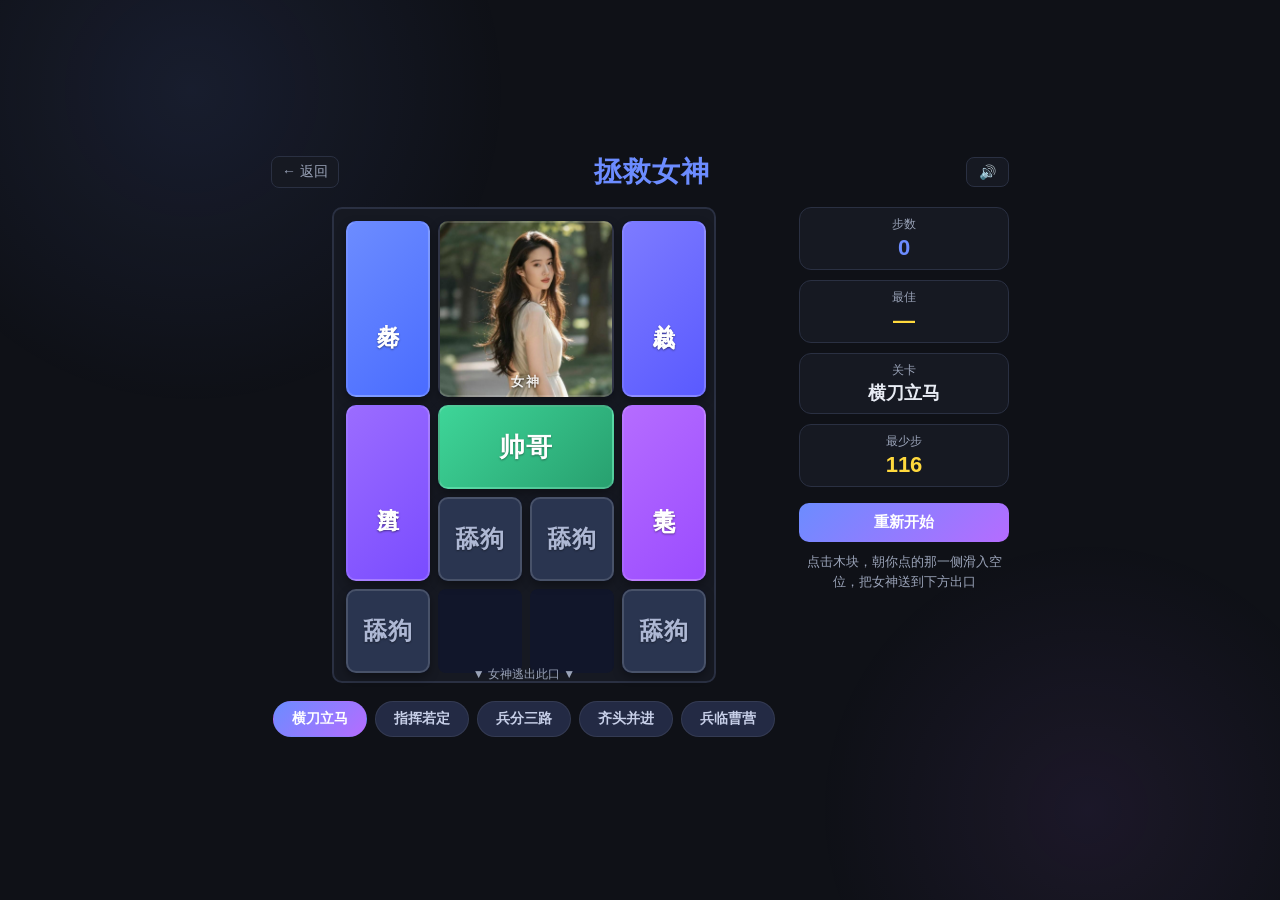
<file: huarongdao.html>
<!DOCTYPE html>
<html lang="zh-CN">
<head>
    <meta charset="UTF-8">
    <meta name="viewport" content="width=device-width, initial-scale=1.0">
    <link rel="icon" type="image/svg+xml" href="favicon.svg" />
    <link rel="manifest" href="manifest.webmanifest" />
    <meta name="description" content="拯救女神小游戏：移动木块，护送女神从底部出口逃脱，经典益智解谜，纯前端、打开即玩。" />
    <meta name="theme-color" content="#0f1117" />
    <link rel="stylesheet" href="assets/common.css" />
    <script src="assets/common.js"></script>
    <title>拯救女神</title>
    <style>
        .board {
            position: relative;
            width: 384px;            /* 4*(84) + 3*(8) + 2*(12) */
            height: 476px;           /* 5*(84) + 4*(8) + 2*(12) */
            background: var(--bg-soft);
            padding: 0;
            border-radius: 10px;
            touch-action: none;      /* 防止移动端拖动时页面滚动 */
        }

        /* 底层棋盘格 */
        .cell-layer {
            position: absolute;
            inset: 0;
            display: grid;
            grid-template-columns: repeat(4, 84px);
            grid-template-rows: repeat(5, 84px);
            gap: 8px;
            padding: 12px;
        }
        .cell {
            background: #11162a;
            border-radius: 8px;
        }

        /* 木块层（绝对定位，靠 translate 滑动） */
        .piece-layer {
            position: absolute;
            inset: 12px;
            pointer-events: none;
        }
        .piece {
            position: absolute;
            border-radius: 10px;
            display: flex;
            align-items: center;
            justify-content: center;
            cursor: pointer;
            pointer-events: auto;
            border: 2px solid rgba(255, 255, 255, 0.14);
            box-shadow: 0 4px 10px rgba(0, 0, 0, 0.35);
            transition: transform 0.12s ease-in-out;
            user-select: none;
            -webkit-user-select: none;
        }
        .piece:active { filter: brightness(1.12); }
        .pname {
            font-weight: 800;
            color: #fff;
            text-shadow: 0 1px 2px rgba(0, 0, 0, 0.4);
            pointer-events: none;
            font-size: 26px;
            letter-spacing: 1px;
        }
        .piece.vert .pname { writing-mode: vertical-rl; font-size: 22px; letter-spacing: 3px; }
        .piece.cao .pname  { font-size: 34px; }

        /* 棋子配色（女神突出、关羽绿、四将蓝紫家族、兵灰蓝） */
        .piece.cao   {
            background-image: url('assets/goddess.png');
            background-size: cover;
            background-position: center 22%;
            background-repeat: no-repeat;
        }
        .piece.cao .pname {
            display: none;
        }
        .piece.cao::after {
            content: '女神';
            position: absolute;
            bottom: 4px;
            left: 0; right: 0;
            text-align: center;
            font-size: 13px;
            font-weight: 700;
            color: rgba(255,255,255,0.9);
            text-shadow: 0 1px 3px rgba(0,0,0,0.6);
            pointer-events: none;
            letter-spacing: 2px;
        }
        .piece.guan  { background: linear-gradient(135deg, #3ed598, #28a06f); }
        .piece.p1    { background: linear-gradient(135deg, #6c8cff, #4a6cff); }
        .piece.p2    { background: linear-gradient(135deg, #7d7bff, #5a5aff); }
        .piece.p3    { background: linear-gradient(135deg, #9b6cff, #7a4cff); }
        .piece.p4    { background: linear-gradient(135deg, #b56cff, #9b4cff); }
        .piece.bing  { background: #2a3550; }
        .piece.bing .pname { color: #aeb8d4; font-size: 24px; }

        /* 出口提示（底部中线） */
        .exit-hint {
            position: absolute;
            left: 50%;
            bottom: -2px;
            transform: translateX(-50%);
            color: var(--text-dim);
            font-size: 12px;
            pointer-events: none;
        }

        /* 关卡选择条 */
        .level-tabs {
            display: flex;
            gap: 8px;
            overflow-x: auto;
            padding: 2px 2px 10px;
            -webkit-overflow-scrolling: touch;
        }
        .level-tab {
            flex: 0 0 auto;
            background: #232a44;
            color: #c7cfe8;
            border: 1px solid rgba(255, 255, 255, 0.08);
            border-radius: 999px;
            padding: 8px 18px;
            font-size: 14px;
            cursor: pointer;
            white-space: nowrap;
            transition: all 0.15s ease;
        }
        .level-tab.active {
            background: linear-gradient(135deg, #6c8cff, #b56cff);
            color: #fff;
            border-color: transparent;
            font-weight: 700;
        }
        .level-tab:active { filter: brightness(1.1); }

        @media (max-width: 520px) {
            .board { transform: scale(0.82); transform-origin: top center; }
        }
    </style>
</head>
<body>
    <div class="game-wrap">
        <header class="game-header">
            <a class="back-link" href="index.html">← 返回</a>
            <h1 class="game-title">拯救女神</h1>
            <button id="soundBtn" class="icon-btn" onclick="toggleSound()">🔊</button>
        </header>

        <section class="game-stats">
            <div class="stat"><div class="stat-label">步数</div><div class="stat-value stat-score" id="moves">0</div></div>
            <div class="stat"><div class="stat-label">最佳</div><div class="stat-value stat-best" id="best">—</div></div>
            <div class="stat"><div class="stat-label">关卡</div><div class="stat-value" id="levelName" style="font-size:18px;">横刀立马</div></div>
            <div class="stat"><div class="stat-label">最少步</div><div class="stat-value stat-best" id="minSteps">—</div></div>
        </section>

        <div class="level-tabs" id="levelTabs"></div>

        <section class="game-stage">
            <div class="board" id="board">
                <div class="cell-layer" id="cellLayer">
                    <div class="cell"></div><div class="cell"></div><div class="cell"></div><div class="cell"></div>
                    <div class="cell"></div><div class="cell"></div><div class="cell"></div><div class="cell"></div>
                    <div class="cell"></div><div class="cell"></div><div class="cell"></div><div class="cell"></div>
                    <div class="cell"></div><div class="cell"></div><div class="cell"></div><div class="cell"></div>
                    <div class="cell"></div><div class="cell"></div><div class="cell"></div><div class="cell"></div>
                </div>
                <div class="piece-layer" id="pieceLayer"></div>
                <div class="exit-hint">▼ 女神逃出此口 ▼</div>
                <!-- 胜利遮罩 -->
                <div class="game-overlay" id="overlay" style="display: none;">
                    <div class="game-overlay-title win" id="overlayTitle"></div>
                    <div class="game-overlay-sub" id="overlaySub"></div>
                    <button onclick="restart()">再来一局</button>
                </div>
            </div>
        </section>

        <footer class="game-toolbar">
            <div class="hint">点击木块，朝<text class="b">你点的那一侧</text>滑入空位，把<text class="b">女神</text>送到下方出口</div>
            <button onclick="restart()">重新开始</button>
        </footer>
    </div>

    <script>
        const ROWS = 5, COLS = 4;
        const CELL = 84, GAP = 8;
        const STEP = CELL + GAP;

        // 经典布局（坐标经 aauto 编码解码 + BFS 可解性校验）
        const LEVELS = {
            hdlm: {
                name: '横刀立马',
                minSteps: 116,
                pieces: [
                    { id: 'cao',   name: '女神', rows: 2, cols: 2, r: 0, c: 1, cls: 'cao'  },
                    { id: 'guan',  name: '帅哥', rows: 1, cols: 2, r: 2, c: 1, cls: 'guan' },
                    { id: 'zhang', name: '老外', rows: 2, cols: 1, r: 0, c: 0, cls: 'p1'   },
                    { id: 'zhao',  name: '总裁', rows: 2, cols: 1, r: 0, c: 3, cls: 'p2'   },
                    { id: 'ma',    name: '渣男', rows: 2, cols: 1, r: 2, c: 0, cls: 'p3'   },
                    { id: 'huang', name: '黄毛', rows: 2, cols: 1, r: 2, c: 3, cls: 'p4'   },
                    { id: 'b1',    name: '舔狗',   rows: 1, cols: 1, r: 3, c: 1, cls: 'bing' },
                    { id: 'b2',    name: '舔狗',   rows: 1, cols: 1, r: 3, c: 2, cls: 'bing' },
                    { id: 'b3',    name: '舔狗',   rows: 1, cols: 1, r: 4, c: 0, cls: 'bing' },
                    { id: 'b4',    name: '舔狗',   rows: 1, cols: 1, r: 4, c: 3, cls: 'bing' }
                ]
            },
            zhihui: {
                name: '指挥若定',
                minSteps: 100,
                pieces: [
                    { id: 'cao',   name: '女神', rows: 2, cols: 2, r: 0, c: 1, cls: 'cao'  },
                    { id: 'huang', name: '黄毛', rows: 2, cols: 1, r: 0, c: 0, cls: 'p1'   },
                    { id: 'ma',    name: '渣男', rows: 2, cols: 1, r: 0, c: 3, cls: 'p2'   },
                    { id: 'guan',  name: '帅哥', rows: 1, cols: 2, r: 2, c: 1, cls: 'guan' },
                    { id: 'b1',    name: '舔狗',   rows: 1, cols: 1, r: 2, c: 0, cls: 'bing' },
                    { id: 'b2',    name: '舔狗',   rows: 1, cols: 1, r: 2, c: 3, cls: 'bing' },
                    { id: 'zhang', name: '老外', rows: 2, cols: 1, r: 3, c: 0, cls: 'p3'   },
                    { id: 'zhao',  name: '总裁', rows: 2, cols: 1, r: 3, c: 3, cls: 'p4'   },
                    { id: 'b3',    name: '舔狗',   rows: 1, cols: 1, r: 3, c: 1, cls: 'bing' },
                    { id: 'b4',    name: '舔狗',   rows: 1, cols: 1, r: 3, c: 2, cls: 'bing' }
                ]
            },
            bingfen: {
                name: '兵分三路',
                minSteps: 92,
                pieces: [
                    { id: 'b1',    name: '舔狗',   rows: 1, cols: 1, r: 0, c: 0, cls: 'bing' },
                    { id: 'cao',   name: '女神', rows: 2, cols: 2, r: 0, c: 1, cls: 'cao'  },
                    { id: 'b2',    name: '舔狗',   rows: 1, cols: 1, r: 0, c: 3, cls: 'bing' },
                    { id: 'zhang', name: '老外', rows: 2, cols: 1, r: 1, c: 0, cls: 'p1'   },
                    { id: 'zhao',  name: '总裁', rows: 2, cols: 1, r: 1, c: 3, cls: 'p2'   },
                    { id: 'guan',  name: '帅哥', rows: 1, cols: 2, r: 2, c: 1, cls: 'guan' },
                    { id: 'ma',    name: '渣男', rows: 2, cols: 1, r: 3, c: 0, cls: 'p3'   },
                    { id: 'huang', name: '黄毛', rows: 2, cols: 1, r: 3, c: 3, cls: 'p4'   },
                    { id: 'b3',    name: '舔狗',   rows: 1, cols: 1, r: 3, c: 1, cls: 'bing' },
                    { id: 'b4',    name: '舔狗',   rows: 1, cols: 1, r: 3, c: 2, cls: 'bing' }
                ]
            },
            qitou: {
                name: '齐头并进',
                minSteps: 85,
                pieces: [
                    { id: 'zhang', name: '老外', rows: 2, cols: 1, r: 0, c: 0, cls: 'p1'   },
                    { id: 'cao',   name: '女神', rows: 2, cols: 2, r: 0, c: 1, cls: 'cao'  },
                    { id: 'zhao',  name: '总裁', rows: 2, cols: 1, r: 0, c: 3, cls: 'p2'   },
                    { id: 'b1',    name: '舔狗',   rows: 1, cols: 1, r: 2, c: 0, cls: 'bing' },
                    { id: 'b2',    name: '舔狗',   rows: 1, cols: 1, r: 2, c: 1, cls: 'bing' },
                    { id: 'b3',    name: '舔狗',   rows: 1, cols: 1, r: 2, c: 2, cls: 'bing' },
                    { id: 'b4',    name: '舔狗',   rows: 1, cols: 1, r: 2, c: 3, cls: 'bing' },
                    { id: 'huang', name: '黄毛', rows: 2, cols: 1, r: 3, c: 0, cls: 'p3'   },
                    { id: 'guan',  name: '帅哥', rows: 1, cols: 2, r: 3, c: 1, cls: 'guan' },
                    { id: 'ma',    name: '渣男', rows: 2, cols: 1, r: 3, c: 3, cls: 'p4'   }
                ]
            },
            binglin: {
                name: '兵临曹营',
                minSteps: 49,
                pieces: [
                    { id: 'b1',    name: '舔狗',   rows: 1, cols: 1, r: 0, c: 0, cls: 'bing' },
                    { id: 'cao',   name: '女神', rows: 2, cols: 2, r: 0, c: 1, cls: 'cao'  },
                    { id: 'b2',    name: '舔狗',   rows: 1, cols: 1, r: 0, c: 3, cls: 'bing' },
                    { id: 'b3',    name: '舔狗',   rows: 1, cols: 1, r: 1, c: 0, cls: 'bing' },
                    { id: 'b4',    name: '舔狗',   rows: 1, cols: 1, r: 1, c: 3, cls: 'bing' },
                    { id: 'zhang', name: '老外', rows: 2, cols: 1, r: 2, c: 0, cls: 'p1'   },
                    { id: 'guan',  name: '帅哥', rows: 1, cols: 2, r: 2, c: 1, cls: 'guan' },
                    { id: 'zhao',  name: '总裁', rows: 2, cols: 1, r: 2, c: 3, cls: 'p2'   },
                    { id: 'huang', name: '黄毛', rows: 2, cols: 1, r: 3, c: 1, cls: 'p3'   },
                    { id: 'ma',    name: '渣男', rows: 2, cols: 1, r: 3, c: 2, cls: 'p4'   }
                ]
            }
        };
        const LEVEL_ORDER = ['hdlm', 'zhihui', 'bingfen', 'qitou', 'binglin'];

        // 胜利：女神占据底部出口四格
        const WIN_CELLS = ['3,1', '3,2', '4,1', '4,2'];

        const movesEl   = document.getElementById('moves');
        const bestEl    = document.getElementById('best');
        const levelEl   = document.getElementById('levelName');
        const overlay   = document.getElementById('overlay');
        const overlayTitle = document.getElementById('overlayTitle');
        const overlaySub   = document.getElementById('overlaySub');
        const pieceLayer   = document.getElementById('pieceLayer');
        const minEl        = document.getElementById('minSteps');

        let grid = [];          // ROWS x COLS，存 piece.id 或 0
        let pieces = [];        // 当前棋子（含实时 r,c,el）
        let moves = 0;
        let best = 0;
        let won = false;
        let currentLevel = 'hdlm';

        function cellsOf(p) {
            const out = [];
            for (let dr = 0; dr < p.rows; dr++)
                for (let dc = 0; dc < p.cols; dc++)
                    out.push([p.r + dr, p.c + dc]);
            return out;
        }

        function buildGrid() {
            grid = Array.from({ length: ROWS }, () => Array(COLS).fill(0));
            pieces.forEach(p => cellsOf(p).forEach(([r, c]) => grid[r][c] = p.id));
        }

        function canMove(p, dr, dc) {
            return cellsOf(p).every(([r, c]) => {
                const nr = r + dr, nc = c + dc;
                if (nr < 0 || nr >= ROWS || nc < 0 || nc >= COLS) return false;
                const occ = grid[nr][nc];
                return occ === 0 || occ === p.id;   // 目标为空或属于自身
            });
        }

        function isWin() {
            const cao = pieces.find(p => p.id === 'cao');
            const cur = cellsOf(cao).map(([r, c]) => r + ',' + c).sort().join('|');
            return cur === WIN_CELLS.slice().sort().join('|');
        }

        function positionPiece(p) {
            p.el.style.transform = `translate(${p.c * STEP}px, ${p.r * STEP}px)`;
        }

        function renderPiece(p) {
            p.el.style.width  = (p.cols * CELL + (p.cols - 1) * GAP) + 'px';
            p.el.style.height = (p.rows * CELL + (p.rows - 1) * GAP) + 'px';
            positionPiece(p);
        }

        function init(levelKey) {
            if (levelKey) currentLevel = levelKey;
            const lvl = LEVELS[currentLevel];
            levelEl.textContent = lvl.name;
            minEl.textContent = lvl.minSteps;
            pieceLayer.innerHTML = '';
            pieces = lvl.pieces.map(def => {
                const el = document.createElement('div');
                el.className = 'piece ' + def.cls + (def.rows > def.cols ? ' vert' : '');
                const span = document.createElement('span');
                span.className = 'pname';
                span.textContent = def.name;
                el.appendChild(span);
                const p = { ...def, el };
                el.addEventListener('click', (e) => onPieceClick(e, p));
                pieceLayer.appendChild(el);
                return p;
            });
            buildGrid();
            moves = 0;
            won = false;
            movesEl.textContent = '0';
            best = parseInt(localStorage.getItem('bestHuarong_' + currentLevel) || '0', 10) || 0;
            bestEl.textContent = best === 0 ? '—' : best;
            hideOverlay();
            pieces.forEach(renderPiece);
            renderLevelTabs();
        }

        function renderLevelTabs() {
            const tabs = document.getElementById('levelTabs');
            if (!tabs) return;
            tabs.innerHTML = '';
            LEVEL_ORDER.forEach(key => {
                const btn = document.createElement('button');
                btn.className = 'level-tab' + (key === currentLevel ? ' active' : '');
                btn.textContent = LEVELS[key].name;
                btn.addEventListener('click', () => { if (!won) selectLevel(key); });
                tabs.appendChild(btn);
            });
        }

        function selectLevel(key) {
            init(key);
        }

        // 根据点击位置决定首选方向：朝被点的那一侧滑
        function onPieceClick(e, p) {
            if (won || animating) return;
            const rect = p.el.getBoundingClientRect();
            const cx = rect.left + rect.width / 2;
            const cy = rect.top + rect.height / 2;
            const dx = e.clientX - cx, dy = e.clientY - cy;
            let pref;
            if (Math.abs(dx) > Math.abs(dy)) pref = dx > 0 ? 'right' : 'left';
            else pref = dy > 0 ? 'down' : 'up';

            const map = {
                up:    [-1, 0], down: [1, 0],
                left:  [0, -1], right: [0, 1]
            };
            const order = pref === 'left' || pref === 'right'
                ? [pref, 'up', 'down']
                : [pref, 'left', 'right'];

            for (const dir of order) {
                const [dr, dc] = map[dir];
                if (canMove(p, dr, dc)) { doMove(p, dr, dc); return; }
            }
        }

        let animating = false;
        function doMove(p, dr, dc) {
            // 更新占用图
            cellsOf(p).forEach(([r, c]) => { if (grid[r][c] === p.id) grid[r][c] = 0; });
            p.r += dr; p.c += dc;
            cellsOf(p).forEach(([r, c]) => { grid[r][c] = p.id; });

            animating = true;
            positionPiece(p);
            moves++;
            movesEl.textContent = moves;
            beep(440, 0.05, 'sine', 0.03);

            setTimeout(() => {
                animating = false;
                if (isWin()) onWin();
            }, 130);
        }

        function onWin() {
            won = true;
            const min = LEVELS[currentLevel].minSteps;
            let msg;
            if (moves <= min) {
                msg = '🏆 完美！仅用 ' + moves + ' 步达到最少步数！';
            } else {
                msg = '用 ' + moves + ' 步让女神脱身！（参考最少 ' + min + ' 步）';
            }
            const isNew = (best === 0 || moves < best);
            if (isNew) {
                best = moves;
                bestEl.textContent = best;
                try { localStorage.setItem('bestHuarong_' + currentLevel, best); } catch (e) {}
                if (moves > min) msg += ' 🎉 新纪录！';
            }
            showOverlay('胜利!', msg, 'win');
            beep(880, 0.2, 'square', 0.05);
            setTimeout(() => beep(1175, 0.22, 'square', 0.05), 160);
        }

        function showOverlay(title, sub) {
            overlayTitle.textContent = title;
            overlaySub.textContent = sub;
            overlay.style.display = 'flex';
        }
        function hideOverlay() { overlay.style.display = 'none'; }
        function restart() { init(); }

        // 初始化
        try { best = parseInt(localStorage.getItem('bestHuarong') || '0', 10); } catch (e) {}
        bestEl.textContent = best === 0 ? '—' : best;
        init();
    </script>
    <script>
        if ('serviceWorker' in navigator) {
            window.addEventListener('load', () => {
                navigator.serviceWorker.register('sw.js').catch(() => {});
            });
        }
    </script>
</body>
</html>
</file>
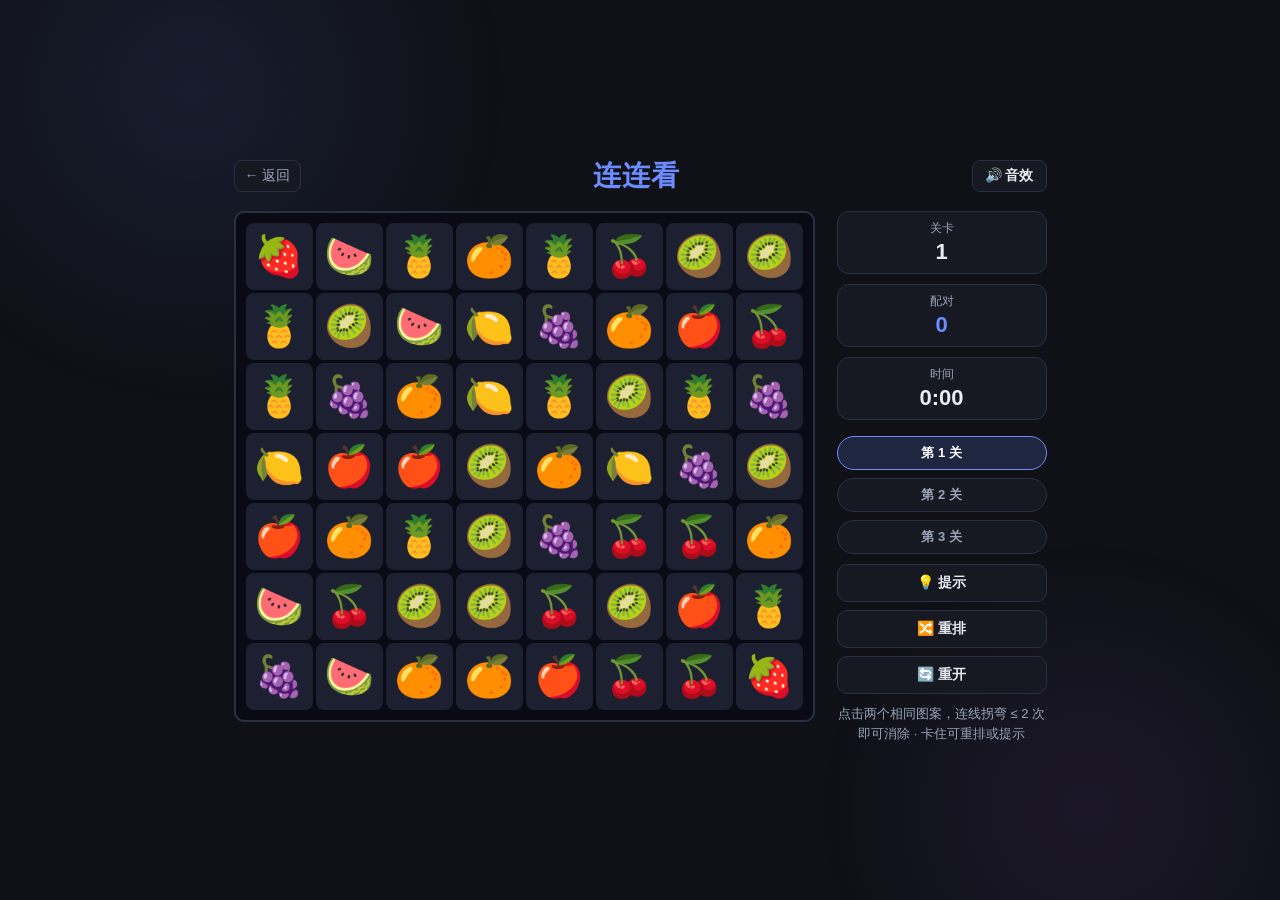
<file: lianliankan.html>
<!DOCTYPE html>
<html lang="zh-CN">
<head>
<meta charset="UTF-8" />
<meta name="viewport" content="width=device-width, initial-scale=1.0" />
<meta name="description" content="连连看小游戏：点击两个相同图案，路径拐弯不超过两次即可消除，含重排与提示，3 关递进，纯前端、打开即玩。" />
<title>连连看</title>
<link rel="stylesheet" href="assets/common.css" />
<style>
  .board {
    display: grid;
    gap: 3px;
    background: var(--board-bg);
    padding: 10px;
    border-radius: 10px;
    max-width: 100%;
    overflow: auto;
  }
  .cell {
    width: var(--cell, 40px);
    height: var(--cell, 40px);
    display: flex; align-items: center; justify-content: center;
    font-size: calc(var(--cell, 40px) * 0.6);
    border-radius: 8px;
    background: #1c2030;
    cursor: pointer;
    user-select: none;
    transition: transform .1s, box-shadow .1s, background .1s;
  }
  .cell.empty { background: transparent; cursor: default; }
  .cell:hover:not(.empty) { background: #2a3042; }
  .cell.sel { box-shadow: 0 0 0 3px var(--accent); transform: scale(1.06); }
  .cell.hint { animation: pulse .55s ease 3; }
  @keyframes pulse { 50% { box-shadow: 0 0 0 3px var(--best); } }

  .level-tab {
    background: var(--bg-soft); color: var(--text-dim);
    border: 1px solid var(--card-border);
    padding: 7px 12px; border-radius: 999px; font-size: 13px;
    cursor: pointer; transition: all .18s; font-family: inherit;
  }
  .level-tab.active { color: #fff; border-color: var(--accent); background: rgba(108,140,255,0.18); }
  .level-tab:hover { color: var(--text); }
  .toolbar-btns { display: flex; gap: 8px; flex-wrap: wrap; }
  .ghost-btn {
    background: var(--bg-soft); color: var(--text);
    border: 1px solid var(--card-border);
    padding: 9px 14px; border-radius: 10px; cursor: pointer;
    font-size: 14px; font-family: inherit; transition: all .18s;
  }
  .ghost-btn:hover { border-color: var(--accent); filter: brightness(1.15); }

  /* 连接动画覆盖层 */
  .game-stage { position: relative; overflow: visible; }
  .link-svg { position: absolute; inset: 0; width: 100%; height: 100%; pointer-events: none; z-index: 6; overflow: visible; }
  .link-line { stroke: var(--accent); fill: none; stroke-width: 3; stroke-linecap: round; stroke-linejoin: round; filter: drop-shadow(0 0 5px var(--accent)); opacity: 0; animation: linkIn .15s ease-out forwards; }
  .link-dot { fill: var(--best); stroke: #fff; stroke-width: 1; opacity: 0; animation: linkIn .15s ease-out forwards; }
  @keyframes linkIn { from { opacity: 0; } to { opacity: 1; } }
</style>
</head>
<body>
<div class="game-wrap">
  <div class="game-header">
    <a class="back-link" href="index.html">← 返回</a>
    <h1 class="game-title">连连看</h1>
    <button class="icon-btn" id="soundBtn" onclick="toggleSound()">🔊 音效</button>
  </div>

  <div class="game-stats">
    <div class="stat"><div class="stat-label">关卡</div><div class="stat-value" id="levelNo">1</div></div>
    <div class="stat"><div class="stat-label">配对</div><div class="stat-value stat-score" id="pairs">0</div></div>
    <div class="stat"><div class="stat-label">时间</div><div class="stat-value" id="time">0:00</div></div>
  </div>

  <div class="game-stage">
    <div class="board" id="board"></div>
    <svg class="link-svg" id="linkSvg"></svg>
    <div class="game-overlay" id="overlay" style="display:none;">
      <div class="game-overlay-title" id="overlayTitle"></div>
      <div class="game-overlay-sub" id="overlaySub"></div>
      <button id="overlayBtn" onclick="onOverlay()">下一关 ▶</button>
    </div>
  </div>

  <div class="game-toolbar">
    <div class="toolbar-btns" id="levelTabs"></div>
    <div class="toolbar-btns">
      <button class="ghost-btn" onclick="hint()">💡 提示</button>
      <button class="ghost-btn" onclick="shuffleRemaining(true)">🔀 重排</button>
      <button class="ghost-btn" onclick="loadLevel(cur)">🔄 重开</button>
    </div>
    <p class="hint">点击两个相同图案，连线拐弯 ≤ 2 次即可消除 · 卡住可重排或提示</p>
  </div>
</div>

<script src="assets/common.js"></script>
<script>
  const EMOJIS = ['🍎','🍊','🍋','🍇','🍉','🍓','🍒','🥝','🍑','🍍','🥥','🥭','🍌','🥑','🌽','🍆'];
  const LEVELS = [
    { r: 7, c: 8,  kinds: 10 },
    { r: 8, c: 10, kinds: 12 },
    { r: 9, c: 10, kinds: 14 }
  ];
  let cur = 0, rows = 0, cols = 0;
  let grid = [];
  let selected = null, pairs = 0, totalPairs = 0;
  let started = false, solved = false, seconds = 0, timer = null;
  let hintTimer = null, busy = false;

  const boardEl = document.getElementById('board');
  const linkSvg  = document.getElementById('linkSvg');
  const stage    = document.querySelector('.game-stage');
  const overlay  = document.getElementById('overlay');
  const ovTitle  = document.getElementById('overlayTitle');
  const ovSub    = document.getElementById('overlaySub');
  const ovBtn    = document.getElementById('overlayBtn');
  const timeEl   = document.getElementById('time');

  function bestKey() { return 'bestLL_L' + cur; }
  function loadBest() {
    const v = localStorage.getItem(bestKey());
    // 仅在统计栏"时间"旁不单列最佳，这里忽略显示，避免布局过宽
  }
  function fmt(s) { const m = Math.floor(s / 60); return m + ':' + String(s % 60).padStart(2, '0'); }
  function computeCell() {
    const maxW = Math.min(560, window.innerWidth - 36);
    const size = Math.max(22, Math.floor((maxW - 20) / cols));
    document.documentElement.style.setProperty('--cell', size + 'px');
  }
  function renderLevelTabs() {
    const box = document.getElementById('levelTabs');
    box.innerHTML = '';
    LEVELS.forEach((lv, i) => {
      const b = document.createElement('button');
      b.className = 'level-tab' + (i === cur ? ' active' : '');
      b.textContent = '第 ' + (i + 1) + ' 关';
      b.onclick = () => { if (i !== cur) { cur = i; loadLevel(cur); } };
      box.appendChild(b);
    });
  }
  function genLevel() {
    const L = LEVELS[cur];
    rows = L.r; cols = L.c;
    const total = rows * cols;
    const arr = [];
    const kinds = Math.min(EMOJIS.length, L.kinds);
    for (let i = 0; i < total / 2; i++) {
      const e = EMOJIS[Math.floor(Math.random() * kinds)];
      arr.push(e, e);
    }
    for (let i = arr.length - 1; i > 0; i--) {
      const j = Math.floor(Math.random() * (i + 1));
      [arr[i], arr[j]] = [arr[j], arr[i]];
    }
    grid = [];
    let k = 0;
    for (let r = 0; r < rows; r++) { grid[r] = []; for (let c = 0; c < cols; c++) grid[r][c] = arr[k++]; }
    totalPairs = total / 2;
  }
  function buildGrid() {
    linkSvg.innerHTML = '';
    boardEl.style.gridTemplateColumns = 'repeat(' + cols + ', var(--cell, 40px))';
    boardEl.innerHTML = '';
    for (let r = 0; r < rows; r++)
      for (let c = 0; c < cols; c++) {
        const el = document.createElement('div');
        el.className = 'cell';
        el.addEventListener('click', () => onClick(r, c));
        boardEl.appendChild(el);
      }
    paintAll();
  }
  function paintAll() {
    let i = 0;
    for (let r = 0; r < rows; r++)
      for (let c = 0; c < cols; c++) {
        const el = boardEl.children[i++];
        const v = grid[r][c];
        if (v === null) { el.className = 'cell empty'; el.textContent = ''; }
        else { el.className = 'cell'; el.textContent = v; }
      }
    if (selected) {
      const sel = boardEl.children[selected.r * cols + selected.c];
      if (sel && grid[selected.r][selected.c] !== null) sel.classList.add('sel');
    }
  }
  // ===== 路径判定 =====
  function isPassable(r, c) {
    if (r < 0 || c < 0 || r >= rows || c >= cols) return true; // 边界外视为空
    return grid[r][c] === null;
  }
  function hClear(r, c1, c2) {
    const [a, b] = c1 < c2 ? [c1, c2] : [c2, c1];
    for (let c = a + 1; c < b; c++) if (!isPassable(r, c)) return false;
    return true;
  }
  function vClear(c, r1, r2) {
    const [a, b] = r1 < r2 ? [r1, r2] : [r2, r1];
    for (let r = a + 1; r < b; r++) if (!isPassable(r, c)) return false;
    return true;
  }
  function conn01Path(p, q) {
    if (p.r === q.r && hClear(p.r, p.c, q.c)) return [p, q];
    if (p.c === q.c && vClear(p.c, p.r, q.r)) return [p, q];
    const ca = { r: p.r, c: q.c };
    if (isPassable(ca.r, ca.c) && hClear(p.r, p.c, ca.c) && vClear(ca.c, ca.r, q.r)) return [p, ca, q];
    const cb = { r: q.r, c: p.c };
    if (isPassable(cb.r, cb.c) && vClear(p.c, p.r, cb.r) && hClear(q.r, cb.c, q.c)) return [p, cb, q];
    return null;
  }
  function findPath(p, q) {
    const direct = conn01Path(p, q);
    if (direct) return direct;
    const dirs = [[0, 1], [0, -1], [1, 0], [-1, 0]];
    for (const [dr, dc] of dirs) {
      let r = p.r + dr, c = p.c + dc;
      while (r >= -1 && r <= rows && c >= -1 && c <= cols) {
        if (!isPassable(r, c)) break;
        const sub = conn01Path({ r, c }, q);
        if (sub) return [p, ...sub];
        r += dr; c += dc;
      }
    }
    return null;
  }
  function canConnect(p, q) { return findPath(p, q) !== null; }

  // ===== 连接动画 =====
  function gridToPixel(r, c) {
    const sRect = stage.getBoundingClientRect();
    const c0 = boardEl.children[0].getBoundingClientRect();
    const w = c0.width + 3, h = c0.height + 3; // 含 gap
    const ox = c0.left - sRect.left + c0.width / 2;
    const oy = c0.top - sRect.top + c0.height / 2;
    return { x: ox + c * w, y: oy + r * h };
  }
  function showLink(path, cb) {
    try {
      linkSvg.innerHTML = '';
      const ns = 'http://www.w3.org/2000/svg';
      const pts = path.map(p => gridToPixel(p.r, p.c));
      const poly = document.createElementNS(ns, 'polyline');
      poly.setAttribute('points', pts.map(p => p.x + ',' + p.y).join(' '));
      poly.setAttribute('class', 'link-line');
      linkSvg.appendChild(poly);
      pts.forEach(p => {
        const dot = document.createElementNS(ns, 'circle');
        dot.setAttribute('cx', p.x); dot.setAttribute('cy', p.y); dot.setAttribute('r', '3.5');
        dot.setAttribute('class', 'link-dot');
        linkSvg.appendChild(dot);
      });
    } catch (e) { /* 画线失败不影响消除 */ }
    // 无论如何都调度消除，确保图案一定消失且 busy 复位
    setTimeout(() => {
      try { cb(); } finally { linkSvg.innerHTML = ''; }
    }, 340);
  }
  function hasAnyMove() {
    const cells = [];
    for (let r = 0; r < rows; r++)
      for (let c = 0; c < cols; c++)
        if (grid[r][c] !== null) cells.push({ r, c, v: grid[r][c] });
    for (let i = 0; i < cells.length; i++)
      for (let j = i + 1; j < cells.length; j++)
        if (cells[i].v === cells[j].v && canConnect(cells[i], cells[j])) return true;
    return false;
  }
  function shuffleRemaining(manual) {
    const positions = [], vals = [];
    for (let r = 0; r < rows; r++)
      for (let c = 0; c < cols; c++)
        if (grid[r][c] !== null) { positions.push({ r, c }); vals.push(grid[r][c]); }
    if (vals.length === 0) return;
    let tries = 0;
    do {
      for (let i = vals.length - 1; i > 0; i--) {
        const j = Math.floor(Math.random() * (i + 1));
        [vals[i], vals[j]] = [vals[j], vals[i]];
      }
      positions.forEach((p, i) => { grid[p.r][p.c] = vals[i]; });
      tries++;
    } while (!hasAnyMove() && tries < 20);
    selected = null;
    paintAll();
    if (manual) beep(440, 0.06);
  }
  function hint() {
    if (solved) return;
    const cells = [];
    for (let r = 0; r < rows; r++)
      for (let c = 0; c < cols; c++)
        if (grid[r][c] !== null) cells.push({ r, c, v: grid[r][c] });
    for (let i = 0; i < cells.length; i++)
      for (let j = i + 1; j < cells.length; j++)
        if (cells[i].v === cells[j].v && canConnect(cells[i], cells[j])) {
          clearHint();
          [cells[i], cells[j]].forEach(p => boardEl.children[p.r * cols + p.c].classList.add('hint'));
          hintTimer = setTimeout(clearHint, 1800);
          return;
        }
  }
  function clearHint() {
    for (const el of boardEl.children) el.classList.remove('hint');
  }
  function startTimer() {
    timer = setInterval(() => { seconds++; timeEl.textContent = fmt(seconds); }, 1000);
  }
  function onClick(r, c) {
    if (busy || solved) return;
    if (grid[r][c] === null) return;
    if (!started) { started = true; startTimer(); }
    clearHint();
    if (!selected) { selected = { r, c }; paintAll(); return; }
    if (selected.r === r && selected.c === c) { selected = null; paintAll(); return; }
    if (grid[selected.r][selected.c] === grid[r][c]) {
      const path = findPath(selected, { r, c });
      if (path) {
        busy = true;
        const a = boardEl.children[selected.r * cols + selected.c];
        const b = boardEl.children[r * cols + c];
        a.classList.add('sel'); b.classList.add('sel');
        showLink(path, () => {
          try {
            grid[selected.r][selected.c] = null;
            grid[r][c] = null;
            selected = null;
            pairs++;
            document.getElementById('pairs').textContent = pairs;
            beep(520, 0.06);
            paintAll();
            if (allCleared()) win();
            else if (!hasAnyMove()) shuffleRemaining(false);
          } finally {
            busy = false;
          }
        });
        return;
      }
    }
    selected = { r, c };
    paintAll();
  }
  function allCleared() {
    for (let r = 0; r < rows; r++)
      for (let c = 0; c < cols; c++)
        if (grid[r][c] !== null) return false;
    return true;
  }
  function win() {
    solved = true; clearInterval(timer);
    beep(880, 0.18, 'triangle');
    const best = localStorage.getItem(bestKey());
    let msg = '用时 ' + fmt(seconds);
    let record = false;
    if (!best || seconds < +best) { localStorage.setItem(bestKey(), seconds); record = true; }
    if (cur === LEVELS.length - 1) {
      ovTitle.className = 'game-overlay-title win';
      ovTitle.textContent = '🏆 全部通关！';
      ovSub.textContent = msg + (record ? '　🎉 新纪录' : '');
      ovBtn.textContent = '重玩本关';
      ovBtn.onclick = () => loadLevel(cur);
    } else {
      ovTitle.className = 'game-overlay-title win';
      ovTitle.textContent = '🎉 过关';
      ovSub.textContent = msg + (record ? '　🎉 新纪录' : '');
      ovBtn.textContent = '下一关 ▶';
      ovBtn.onclick = () => loadLevel(cur + 1);
    }
    overlay.style.display = 'flex';
  }
  function onOverlay() { ovBtn.onclick(); }
  function loadLevel(i) {
    cur = Math.max(0, Math.min(LEVELS.length - 1, i));
    clearInterval(timer);
    if (hintTimer) clearTimeout(hintTimer);
    genLevel();
    computeCell();
    selected = null; pairs = 0; seconds = 0; started = false; solved = false;
    timeEl.textContent = '0:00';
    document.getElementById('levelNo').textContent = cur + 1;
    document.getElementById('pairs').textContent = '0';
    renderLevelTabs();
    buildGrid();
    overlay.style.display = 'none';
  }
  window.addEventListener('resize', computeCell);
  loadLevel(0);
</script>
</body>
</html>
</file>
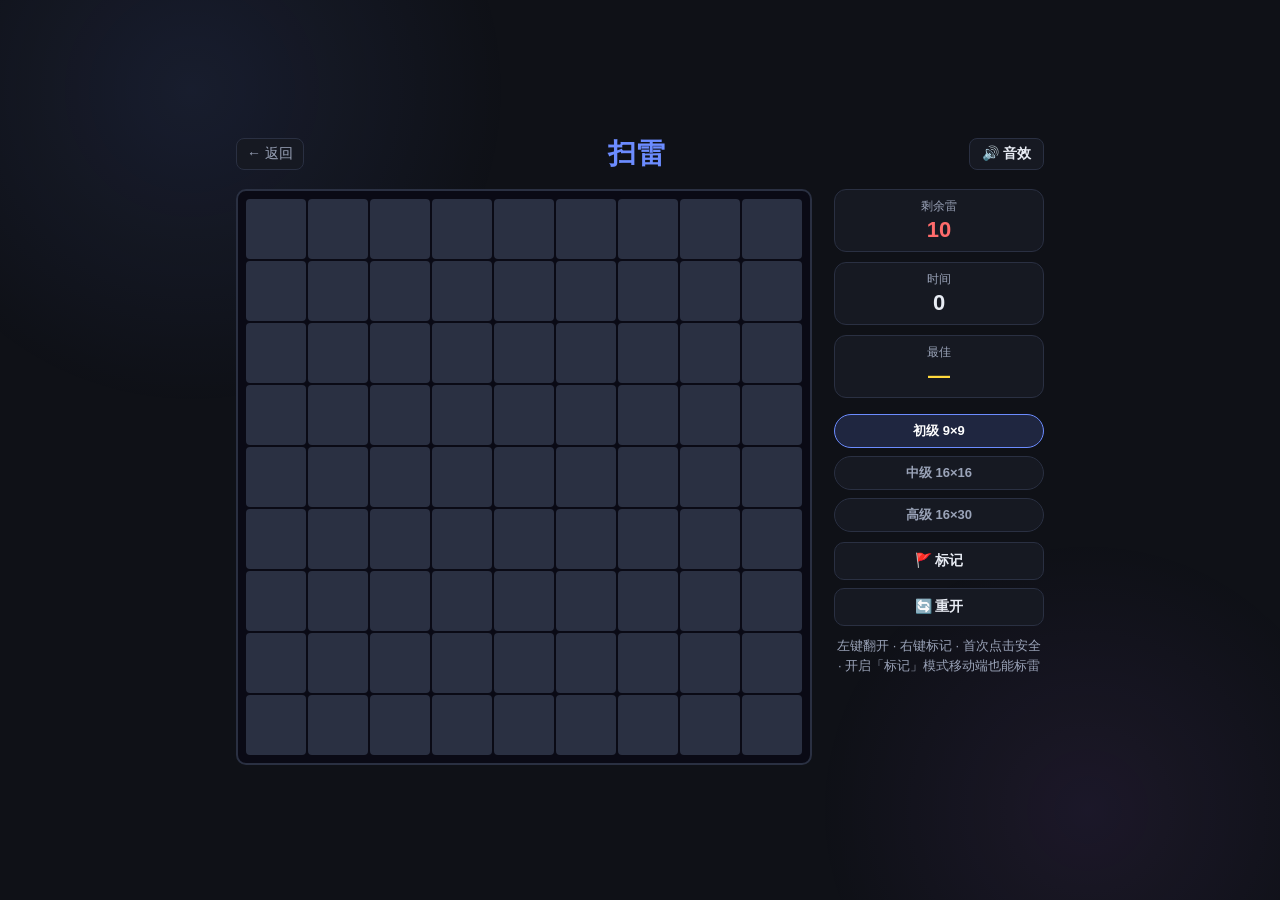
<file: minesweeper.html>
<!DOCTYPE html>
<html lang="zh-CN">
<head>
<meta charset="UTF-8" />
<meta name="viewport" content="width=device-width, initial-scale=1.0" />
<meta name="description" content="扫雷小游戏：翻开格子避开地雷，经典逻辑推理，支持初级 / 中级 / 高级难度，纯前端、打开即玩。" />
<title>扫雷</title>
<link rel="stylesheet" href="assets/common.css" />
<style>
  .board {
    display: grid;
    gap: 2px;
    background: var(--board-bg);
    padding: 8px;
    border-radius: 10px;
    max-width: 100%;
    overflow: auto;
  }
  .cell {
    width: var(--cell, 30px);
    height: var(--cell, 30px);
    display: flex;
    align-items: center;
    justify-content: center;
    font-size: calc(var(--cell, 30px) * 0.55);
    font-weight: 700;
    background: #2a3042;
    color: var(--text);
    border-radius: 4px;
    cursor: pointer;
    user-select: none;
    transition: background .08s;
  }
  .cell:hover:not(.revealed) { background: #333a4f; }
  .cell.revealed { background: #161922; cursor: default; }
  .cell.mine { background: var(--danger); }
  .cell.flag { color: #ffd93d; }
  .cell.n1 { color: #6c8cff; } .cell.n2 { color: #3ed598; }
  .cell.n3 { color: #ff6b6b; } .cell.n4 { color: #b56cff; }
  .cell.n5 { color: #ffb04a; } .cell.n6 { color: #3ed598; }
  .cell.n7 { color: #9aa3b8; } .cell.n8 { color: #ff8cae; }

  .level-tab {
    background: var(--bg-soft);
    color: var(--text-dim);
    border: 1px solid var(--card-border);
    padding: 7px 12px;
    border-radius: 999px;
    font-size: 13px;
    cursor: pointer;
    transition: all .18s;
    font-family: inherit;
  }
  .level-tab.active { color: #fff; border-color: var(--accent); background: rgba(108,140,255,0.18); }
  .level-tab:hover { color: var(--text); }
  .toolbar-btns { display: flex; gap: 8px; flex-wrap: wrap; }
  .ghost-btn {
    background: var(--bg-soft);
    color: var(--text);
    border: 1px solid var(--card-border);
    padding: 9px 14px;
    border-radius: 10px;
    cursor: pointer;
    font-size: 14px;
    font-family: inherit;
    transition: all .18s;
  }
  .ghost-btn:hover { border-color: var(--accent); filter: brightness(1.15); }
  .ghost-btn.active { border-color: var(--danger); color: var(--danger); }
</style>
</head>
<body>
<div class="game-wrap">
  <div class="game-header">
    <a class="back-link" href="index.html">← 返回</a>
    <h1 class="game-title">扫雷</h1>
    <button class="icon-btn" id="soundBtn" onclick="toggleSound()">🔊 音效</button>
  </div>

  <div class="game-stats">
    <div class="stat"><div class="stat-label">剩余雷</div><div class="stat-value stat-danger" id="mineLeft">0</div></div>
    <div class="stat"><div class="stat-label">时间</div><div class="stat-value" id="time">0</div></div>
    <div class="stat"><div class="stat-label">最佳</div><div class="stat-value stat-best" id="bestTime">—</div></div>
  </div>

  <div class="game-stage">
    <div class="board" id="board"></div>
    <div class="game-overlay" id="overlay" style="display:none;">
      <div class="game-overlay-title" id="overlayTitle"></div>
      <div class="game-overlay-sub" id="overlaySub"></div>
      <button onclick="init()">再来一局</button>
    </div>
  </div>

  <div class="game-toolbar">
    <div class="toolbar-btns" id="levelTabs"></div>
    <div class="toolbar-btns">
      <button class="ghost-btn" id="flagBtn" onclick="toggleFlag()">🚩 标记</button>
      <button class="ghost-btn" onclick="init()">🔄 重开</button>
    </div>
    <p class="hint">左键翻开 · 右键标记 · 首次点击安全 · 开启「标记」模式移动端也能标雷</p>
  </div>
</div>

<script src="assets/common.js"></script>
<script>
  const LEVELS = {
    easy:   { rows: 9,  cols: 9,  mines: 10, name: '初级 9×9' },
    medium: { rows: 16, cols: 16, mines: 40, name: '中级 16×16' },
    hard:   { rows: 16, cols: 30, mines: 99, name: '高级 16×30' }
  };
  let cur = 'easy';
  let grid = [];
  let cellEls = [];
  let revealedCount = 0, flagCount = 0;
  let gameOver = false, started = false, seconds = 0, timer = null, flagMode = false;

  const boardEl   = document.getElementById('board');
  const overlay   = document.getElementById('overlay');
  const ovTitle   = document.getElementById('overlayTitle');
  const ovSub     = document.getElementById('overlaySub');
  const mineLeftEl= document.getElementById('mineLeft');
  const timeEl    = document.getElementById('time');

  function bestKey() { return 'bestMine_' + cur; }
  function loadBest() {
    const v = localStorage.getItem(bestKey());
    document.getElementById('bestTime').textContent = v ? v + 's' : '—';
  }
  function computeCell() {
    const maxW = Math.min(560, window.innerWidth - 36);
    const size = Math.max(16, Math.floor((maxW - 16) / LEVELS[cur].cols));
    document.documentElement.style.setProperty('--cell', size + 'px');
  }
  function renderLevelTabs() {
    const box = document.getElementById('levelTabs');
    box.innerHTML = '';
    Object.keys(LEVELS).forEach(k => {
      const b = document.createElement('button');
      b.className = 'level-tab' + (k === cur ? ' active' : '');
      b.textContent = LEVELS[k].name;
      b.onclick = () => { if (k !== cur) { cur = k; init(); } };
      box.appendChild(b);
    });
  }
  function inBounds(r, c) { return r >= 0 && r < LEVELS[cur].rows && c >= 0 && c < LEVELS[cur].cols; }
  function neighbors(r, c) {
    const out = [];
    for (let dr = -1; dr <= 1; dr++)
      for (let dc = -1; dc <= 1; dc++) {
        if (!dr && !dc) continue;
        if (inBounds(r + dr, c + dc)) out.push([r + dr, c + dc]);
      }
    return out;
  }
  function placeMines(safeR, safeC) {
    const L = LEVELS[cur];
    const safe = new Set();
    for (let dr = -1; dr <= 1; dr++)
      for (let dc = -1; dc <= 1; dc++)
        safe.add((safeR + dr) + ',' + (safeC + dc));
    let placed = 0;
    while (placed < L.mines) {
      const r = Math.floor(Math.random() * L.rows);
      const c = Math.floor(Math.random() * L.cols);
      if (grid[r][c].mine || safe.has(r + ',' + c)) continue;
      grid[r][c].mine = true; placed++;
    }
    for (let r = 0; r < L.rows; r++)
      for (let c = 0; c < L.cols; c++) {
        if (grid[r][c].mine) continue;
        grid[r][c].adj = neighbors(r, c).filter(([nr, nc]) => grid[nr][nc].mine).length;
      }
  }
  function buildGrid() {
    const L = LEVELS[cur];
    grid = []; cellEls = [];
    boardEl.style.gridTemplateColumns = 'repeat(' + L.cols + ', var(--cell, 30px))';
    boardEl.innerHTML = '';
    for (let r = 0; r < L.rows; r++) {
      grid[r] = []; cellEls[r] = [];
      for (let c = 0; c < L.cols; c++) {
        grid[r][c] = { mine: false, revealed: false, flagged: false, adj: 0 };
        const el = document.createElement('div');
        el.className = 'cell';
        el.addEventListener('click', () => onLeft(r, c));
        el.addEventListener('contextmenu', e => { e.preventDefault(); onRight(r, c); });
        boardEl.appendChild(el);
        cellEls[r][c] = el;
      }
    }
  }
  function paint(r, c) {
    const cell = grid[r][c], el = cellEls[r][c];
    el.className = 'cell';
    el.textContent = '';
    if (cell.flagged && !cell.revealed) { el.classList.add('flag'); el.textContent = '🚩'; }
    else if (cell.revealed) {
      el.classList.add('revealed');
      if (cell.mine) { el.classList.add('mine'); el.textContent = '💣'; }
      else if (cell.adj > 0) { el.classList.add('n' + cell.adj); el.textContent = cell.adj; }
    }
  }
  function updateMineLeft() { mineLeftEl.textContent = LEVELS[cur].mines - flagCount; }
  function startTimer() {
    timer = setInterval(() => { seconds++; timeEl.textContent = seconds; }, 1000);
  }
  function onLeft(r, c) {
    if (gameOver) return;
    const cell = grid[r][c];
    if (cell.flagged) return;
    if (flagMode) { onRight(r, c); return; }
    if (!started) { started = true; placeMines(r, c); startTimer(); }
    if (cell.revealed) return;
    if (cell.mine) { lose(r, c); return; }
    flood(r, c);
    if (checkWin()) win();
  }
  function onRight(r, c) {
    if (gameOver) return;
    const cell = grid[r][c];
    if (cell.revealed) return;
    cell.flagged = !cell.flagged;
    flagCount += cell.flagged ? 1 : -1;
    updateMineLeft();
    paint(r, c);
    beep(cell.flagged ? 660 : 440, 0.05);
  }
  function flood(r, c) {
    const stack = [[r, c]];
    while (stack.length) {
      const [cr, cc] = stack.pop();
      const cell = grid[cr][cc];
      if (cell.revealed || cell.flagged || cell.mine) continue;
      cell.revealed = true; revealedCount++;
      paint(cr, cc);
      if (cell.adj === 0) neighbors(cr, cc).forEach(([nr, nc]) => {
        if (!grid[nr][nc].mine && !grid[nr][nc].revealed) stack.push([nr, nc]);
      });
    }
  }
  function checkWin() {
    return revealedCount === LEVELS[cur].rows * LEVELS[cur].cols - LEVELS[cur].mines;
  }
  function lose(r, c) {
    gameOver = true; clearInterval(timer);
    const L = LEVELS[cur];
    for (let i = 0; i < L.rows; i++)
      for (let j = 0; j < L.cols; j++) {
        if (grid[i][j].mine) { grid[i][j].revealed = true; paint(i, j); }
      }
    cellEls[r][c].classList.add('mine');
    beep(160, 0.25, 'sawtooth');
    ovTitle.className = 'game-overlay-title fail';
    ovTitle.textContent = '💥 踩雷了';
    ovSub.textContent = '用时 ' + seconds + ' 秒';
    overlay.style.display = 'flex';
  }
  function win() {
    gameOver = true; clearInterval(timer);
    beep(880, 0.18, 'triangle');
    const best = localStorage.getItem(bestKey());
    let msg = '用时 ' + seconds + ' 秒';
    if (!best || seconds < +best) {
      localStorage.setItem(bestKey(), seconds);
      msg += '　🏆 新纪录！';
    }
    ovTitle.className = 'game-overlay-title win';
    ovTitle.textContent = '🎉 通关';
    ovSub.textContent = msg;
    overlay.style.display = 'flex';
    loadBest();
  }
  function toggleFlag() {
    flagMode = !flagMode;
    const b = document.getElementById('flagBtn');
    b.classList.toggle('active', flagMode);
    b.textContent = flagMode ? '🚩 标记中' : '🚩 标记';
  }
  function init() {
    clearInterval(timer);
    computeCell();
    buildGrid();
    revealedCount = 0; flagCount = 0; gameOver = false; started = false; seconds = 0;
    timeEl.textContent = '0';
    updateMineLeft();
    renderLevelTabs();
    loadBest();
    overlay.style.display = 'none';
  }
  window.addEventListener('resize', () => { if (!started) computeCell(); });
  init();
</script>
</body>
</html>
</file>
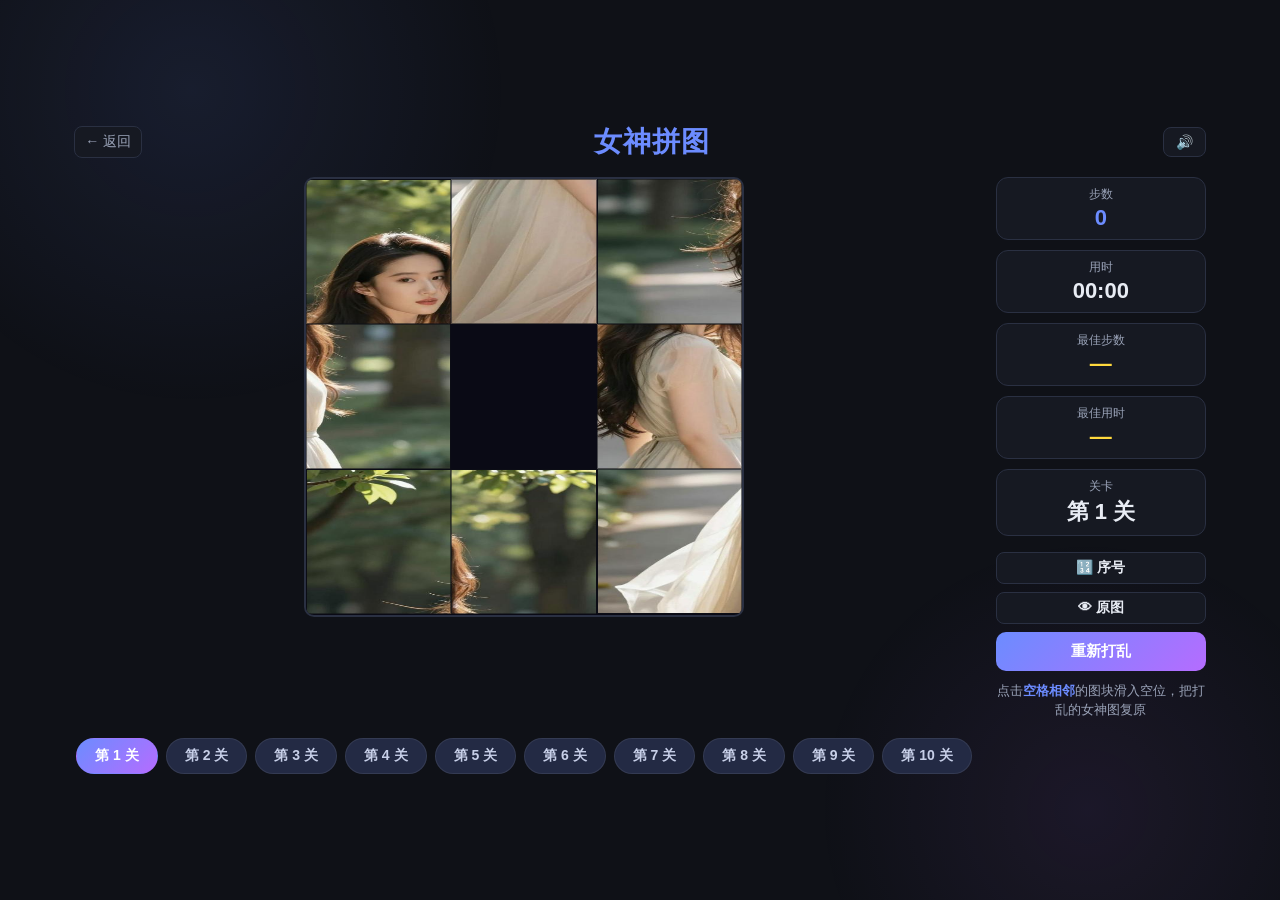
<file: puzzle.html>
<!DOCTYPE html>
<html lang="zh-CN">
<head>
    <meta charset="UTF-8" />
    <meta name="viewport" content="width=device-width, initial-scale=1.0, maximum-scale=1.0, user-scalable=no" />
    <meta name="description" content="女神拼图小游戏：滑动图块复原女神图，10 关难度递进（3×3 → 4×4 → 5×5），纯前端、打开即玩。" />
    <link rel="icon" href="favicon.svg" type="image/svg+xml" />
    <link rel="stylesheet" href="assets/common.css" />
    <title>女神拼图</title>
    <style>
        /* 拼图棋盘：正方形，用图块百分比定位实现完全响应式切图 */
        .board {
            position: relative;
            width: 440px;
            max-width: 92vw;
            aspect-ratio: 1 / 1;
            background: var(--board-bg);
            overflow: hidden;
            touch-action: none;
        }
        .tile {
            position: absolute;
            /* 用整图作背景，通过 background-size 放大 n 倍 + 百分比定位切出对应块 */
            background-image: url('assets/goddess.png');
            background-repeat: no-repeat;
            border: 1px solid rgba(15, 17, 23, 0.55);
            box-sizing: border-box;
            cursor: pointer;
            transition: left 0.16s ease, top 0.16s ease;
            display: flex;
            align-items: flex-start;
            justify-content: flex-start;
            user-select: none;
            -webkit-user-select: none;
        }
        .tile:active { filter: brightness(1.12); }
        /* 图块序号提示（可切换） */
        .tile .num {
            font-size: 13px;
            font-weight: 800;
            color: #fff;
            background: rgba(15, 17, 23, 0.62);
            padding: 1px 6px;
            border-radius: 0 0 8px 0;
            pointer-events: none;
            line-height: 1.4;
        }
        .board.hide-num .tile .num { display: none; }

        /* 原图参考浮层 */
        .board.show-ref .tile { opacity: 0; }
        .ref-img {
            position: absolute;
            inset: 0;
            background-image: url('assets/goddess.png');
            background-size: cover;
            background-position: center;
            display: none;
            z-index: 5;
        }
        .board.show-ref .ref-img { display: block; }

        /* 难度选择条（复用华容道胶囊样式） */
        .level-tabs {
            display: flex;
            gap: 8px;
            justify-content: center;
            flex-wrap: wrap;
            padding: 2px 2px 4px;
        }
        .level-tab {
            flex: 0 0 auto;
            background: #232a44;
            color: #c7cfe8;
            border: 1px solid rgba(255, 255, 255, 0.08);
            border-radius: 999px;
            padding: 8px 18px;
            font-size: 14px;
            cursor: pointer;
            white-space: nowrap;
            transition: all 0.15s ease;
        }
        .level-tab.active {
            background: linear-gradient(135deg, #6c8cff, #b56cff);
            color: #fff;
            border-color: transparent;
            font-weight: 700;
        }
        .level-tab:active { filter: brightness(1.1); }

        .overlay-btns { display: flex; gap: 10px; flex-wrap: wrap; justify-content: center; align-items: center; margin-top: 6px; }
        .game-overlay button.ghost { background: rgba(255, 255, 255, 0.08); border: 1px solid rgba(255, 255, 255, 0.35); }

        .toolbar-btns { display: flex; gap: 8px; flex-wrap: wrap; }
    </style>
</head>
<body>
    <div class="game-wrap">
        <header class="game-header">
            <a class="back-link" href="index.html">← 返回</a>
            <h1 class="game-title">女神拼图</h1>
            <button id="soundBtn" class="icon-btn" onclick="toggleSound()">🔊</button>
        </header>

        <section class="game-stats">
            <div class="stat"><div class="stat-label">步数</div><div class="stat-value stat-score" id="moves">0</div></div>
            <div class="stat"><div class="stat-label">用时</div><div class="stat-value" id="time">00:00</div></div>
            <div class="stat"><div class="stat-label">最佳步数</div><div class="stat-value stat-best" id="bestMoves">—</div></div>
            <div class="stat"><div class="stat-label">最佳用时</div><div class="stat-value stat-best" id="bestTime">—</div></div>
            <div class="stat"><div class="stat-label">关卡</div><div class="stat-value" id="level">第 1 关</div></div>
        </section>

        <div class="level-tabs" id="levelTabs"></div>

        <section class="game-stage">
            <div class="board hide-num" id="board">
                <div class="ref-img"></div>
                <!-- 胜利遮罩 -->
                <div class="game-overlay" id="overlay" style="display: none;">
                    <div class="game-overlay-title win" id="overlayTitle"></div>
                    <div class="game-overlay-sub" id="overlaySub"></div>
                    <div class="overlay-btns" id="overlayBtns"></div>
                </div>
            </div>
        </section>

        <footer class="game-toolbar">
            <div class="hint">点击<b>空格相邻</b>的图块滑入空位，把打乱的女神图复原</div>
            <div class="toolbar-btns">
                <button class="icon-btn" onclick="toggleNum()" id="numBtn">🔢 序号</button>
                <button class="icon-btn" onmousedown="showRef(true)" onmouseup="showRef(false)" onmouseleave="showRef(false)" ontouchstart="showRef(true)" ontouchend="showRef(false)">👁 原图</button>
                <button onclick="restart()">重新打乱</button>
            </div>
        </footer>
    </div>

    <script src="assets/common.js"></script>
    <script>
        // ===== 关卡配置（10 关，难度递进）=====
        // 每关固定 seed，保证初始布局可复现，便于追求最少步数
        const LEVELS = [
            { n: 3, seed: 101  },  // 1-3 关 3×3
            { n: 3, seed: 202  },
            { n: 3, seed: 303  },
            { n: 4, seed: 404  },  // 4-7 关 4×4
            { n: 4, seed: 505  },
            { n: 4, seed: 606  },
            { n: 4, seed: 707  },
            { n: 5, seed: 808  },  // 8-10 关 5×5
            { n: 5, seed: 909  },
            { n: 5, seed: 1010 }
        ];
        let currentLevel = 0;
        let N = 4;                 // 每行块数
        let EMPTY = N * N - 1;     // 空格的 tileId（约定为最后一块）
        let order = [];            // order[pos] = 当前该格上的 tileId
        let tileEls = [];          // tileEls[tileId] = DOM 元素（EMPTY 无元素）
        let moves = 0;
        let won = false;
        let started = false;
        let seconds = 0;
        let timer = null;

        const boardEl   = document.getElementById('board');
        const movesEl   = document.getElementById('moves');
        const timeEl    = document.getElementById('time');
        const bestMovesEl = document.getElementById('bestMoves');
        const bestTimeEl  = document.getElementById('bestTime');
        const overlay      = document.getElementById('overlay');
        const overlayTitle = document.getElementById('overlayTitle');
        const overlaySub   = document.getElementById('overlaySub');
        const overlayBtns  = document.getElementById('overlayBtns');
        const levelEl      = document.getElementById('level');

        const fmt = s => String(Math.floor(s / 60)).padStart(2, '0') + ':' + String(s % 60).padStart(2, '0');
        const keyMoves = () => 'bestPuzzleMoves_L' + currentLevel;
        const keyTime  = () => 'bestPuzzleTime_L' + currentLevel;

        // ===== 关卡选择条 =====
        function renderLevelTabs() {
            const box = document.getElementById('levelTabs');
            box.innerHTML = '';
            LEVELS.forEach((lv, idx) => {
                const btn = document.createElement('button');
                btn.className = 'level-tab' + (idx === currentLevel ? ' active' : '');
                btn.textContent = '第 ' + (idx + 1) + ' 关';
                btn.onclick = () => { if (idx !== currentLevel) { currentLevel = idx; init(); } };
                box.appendChild(btn);
            });
        }

        // 某 tileId 对应原图中的行列（目标位置）
        const tileRow = t => Math.floor(t / N);
        const tileCol = t => t % N;

        // 把 tileId 为 t 的元素放到棋盘格 pos（当前位置）
        function placeTile(t, pos) {
            const el = tileEls[t];
            if (!el) return;
            const row = Math.floor(pos / N), col = pos % N;
            el.style.left = (col * 100 / N) + '%';
            el.style.top  = (row * 100 / N) + '%';
        }

        // ===== 初始化 / 打乱 =====
        function init() {
            renderLevelTabs();
            N = LEVELS[currentLevel].n;
            EMPTY = N * N - 1;
            won = false;
            started = false;
            moves = 0;
            seconds = 0;
            clearInterval(timer);
            timer = null;
            movesEl.textContent = '0';
            timeEl.textContent = '00:00';
            overlay.style.display = 'none';

            // 清除旧 tiles（保留 ref-img 与 overlay）
            boardEl.querySelectorAll('.tile').forEach(el => el.remove());
            tileEls = [];

            // 创建 N*N-1 个图块（EMPTY 不建）
            for (let t = 0; t < N * N; t++) {
                if (t === EMPTY) { tileEls[t] = null; continue; }
                const el = document.createElement('div');
                el.className = 'tile';
                el.style.width  = (100 / N) + '%';
                el.style.height = (100 / N) + '%';
                // 切图：整图放大 N 倍，按目标行列百分比定位
                el.style.backgroundSize = (N * 100) + '% ' + (N * 100) + '%';
                el.style.backgroundPositionX = (N > 1 ? tileCol(t) * 100 / (N - 1) : 0) + '%';
                el.style.backgroundPositionY = (N > 1 ? tileRow(t) * 100 / (N - 1) : 0) + '%';
                const num = document.createElement('span');
                num.className = 'num';
                num.textContent = (t + 1);
                el.appendChild(num);
                el.addEventListener('click', () => onTileClick(t));
                boardEl.appendChild(el);
                tileEls[t] = el;
            }

            shuffle(LEVELS[currentLevel].seed);
            renderAll();
            levelEl.textContent = '第 ' + (currentLevel + 1) + ' 关';
            loadBest();
        }

        // 可复现随机数（mulberry32），保证每关同一初始布局
        function mulberry32(a) {
            return function () {
                a |= 0; a = a + 0x6D2B79F5 | 0;
                let t = Math.imul(a ^ a >>> 15, 1 | a);
                t = t + Math.imul(t ^ t >>> 7, 61 | t) ^ t;
                return ((t ^ t >>> 14) >>> 0) / 4294967296;
            };
        }

        // 从解状态按 seed 滑动空格打乱（天然保证可解）
        function shuffle(seed) {
            const rand = mulberry32(seed);
            order = [];
            for (let i = 0; i < N * N; i++) order[i] = i; // 解状态：order[pos]=pos
            let emptyPos = EMPTY;                          // 空格初始在最后一格
            let last = -1;
            const times = N * N * 60;
            for (let k = 0; k < times; k++) {
                const nb = neighbors(emptyPos).filter(p => p !== last);
                const pick = nb[Math.floor(rand() * nb.length)];
                order[emptyPos] = order[pick];
                order[pick] = EMPTY;
                last = emptyPos;
                emptyPos = pick;
            }
            // 极小概率打乱后仍是解状态，换 seed 重来
            if (isSolved()) shuffle(seed + 1);
        }

        // 某格的上下左右相邻格
        function neighbors(pos) {
            const r = Math.floor(pos / N), c = pos % N, res = [];
            if (r > 0) res.push(pos - N);
            if (r < N - 1) res.push(pos + N);
            if (c > 0) res.push(pos - 1);
            if (c < N - 1) res.push(pos + 1);
            return res;
        }

        function emptyPosNow() { return order.indexOf(EMPTY); }

        function renderAll() {
            for (let pos = 0; pos < N * N; pos++) {
                const t = order[pos];
                if (t !== EMPTY) placeTile(t, pos);
            }
        }

        // ===== 交互 =====
        function onTileClick(t) {
            if (won) return;
            const p = order.indexOf(t);
            const e = emptyPosNow();
            if (!neighbors(p).includes(e)) return; // 不与空格相邻，忽略
            // 交换：图块滑入空位
            order[e] = t;
            order[p] = EMPTY;
            placeTile(t, e);
            moves++;
            movesEl.textContent = moves;
            if (!started) startTimer();
            beep(520, 0.05, 'sine', 0.05);
            if (isSolved()) onWin();
        }

        // 键盘方向键：把对应方向的相邻块滑入空位
        document.addEventListener('keydown', ev => {
            if (won) return;
            const e = emptyPosNow();
            const r = Math.floor(e / N), c = e % N;
            let from = -1;
            if (ev.key === 'ArrowUp'    && r < N - 1) from = e + N; // 下方块上移
            if (ev.key === 'ArrowDown'  && r > 0)     from = e - N; // 上方块下移
            if (ev.key === 'ArrowLeft'  && c < N - 1) from = e + 1; // 右方块左移
            if (ev.key === 'ArrowRight' && c > 0)     from = e - 1; // 左方块右移
            if (from >= 0) { ev.preventDefault(); onTileClick(order[from]); }
        });

        function isSolved() {
            for (let i = 0; i < N * N; i++) if (order[i] !== i) return false;
            return true;
        }

        function startTimer() {
            started = true;
            timer = setInterval(() => {
                seconds++;
                timeEl.textContent = fmt(seconds);
            }, 1000);
        }

        // ===== 胜利 =====
        function onWin() {
            won = true;
            clearInterval(timer);
            beep(880, 0.16, 'sine', 0.06);
            setTimeout(() => beep(1180, 0.22, 'sine', 0.06), 150);

            const bm = parseInt(localStorage.getItem(keyMoves()) || '0', 10) || 0;
            const bt = parseInt(localStorage.getItem(keyTime())  || '0', 10) || 0;
            let recordMsg = [];
            if (bm === 0 || moves < bm) { localStorage.setItem(keyMoves(), moves); recordMsg.push('步数'); }
            if (bt === 0 || seconds < bt) { localStorage.setItem(keyTime(), seconds); recordMsg.push('用时'); }
            loadBest();

            const isLast = currentLevel >= LEVELS.length - 1;
            overlayTitle.textContent = isLast ? '🏆 全部通关！' : '🎉 拼好啦！';
            overlaySub.textContent = '用 ' + moves + ' 步 · ' + fmt(seconds) +
                (recordMsg.length ? '　🏆 刷新' + recordMsg.join('/') + '纪录' : '') +
                (isLast ? '　已通关全部 ' + LEVELS.length + ' 关' : '');

            // 动态生成胜利按钮：下一关 / 重玩本关
            overlayBtns.innerHTML = '';
            const main = document.createElement('button');
            if (!isLast) {
                main.textContent = '下一关 ▶';
                main.onclick = () => { currentLevel++; init(); };
            } else {
                main.textContent = '🎉 再玩一次';
                main.onclick = () => restart();
            }
            overlayBtns.appendChild(main);
            const again = document.createElement('button');
            again.textContent = '重玩本关';
            again.className = 'ghost';
            again.onclick = () => restart();
            overlayBtns.appendChild(again);

            overlay.style.display = 'flex';
        }

        function loadBest() {
            const bm = parseInt(localStorage.getItem(keyMoves()) || '0', 10) || 0;
            const bt = parseInt(localStorage.getItem(keyTime())  || '0', 10) || 0;
            bestMovesEl.textContent = bm === 0 ? '—' : bm;
            bestTimeEl.textContent  = bt === 0 ? '—' : fmt(bt);
        }

        // ===== 工具按钮 =====
        function restart() { init(); }
        function toggleNum() {
            boardEl.classList.toggle('hide-num');
            document.getElementById('numBtn').textContent =
                boardEl.classList.contains('hide-num') ? '🔢 序号' : '🙈 序号';
        }
        function showRef(on) {
            boardEl.classList.toggle('show-ref', on);
        }

        // 启动
        init();
    </script>
</body>
</html>
</file>
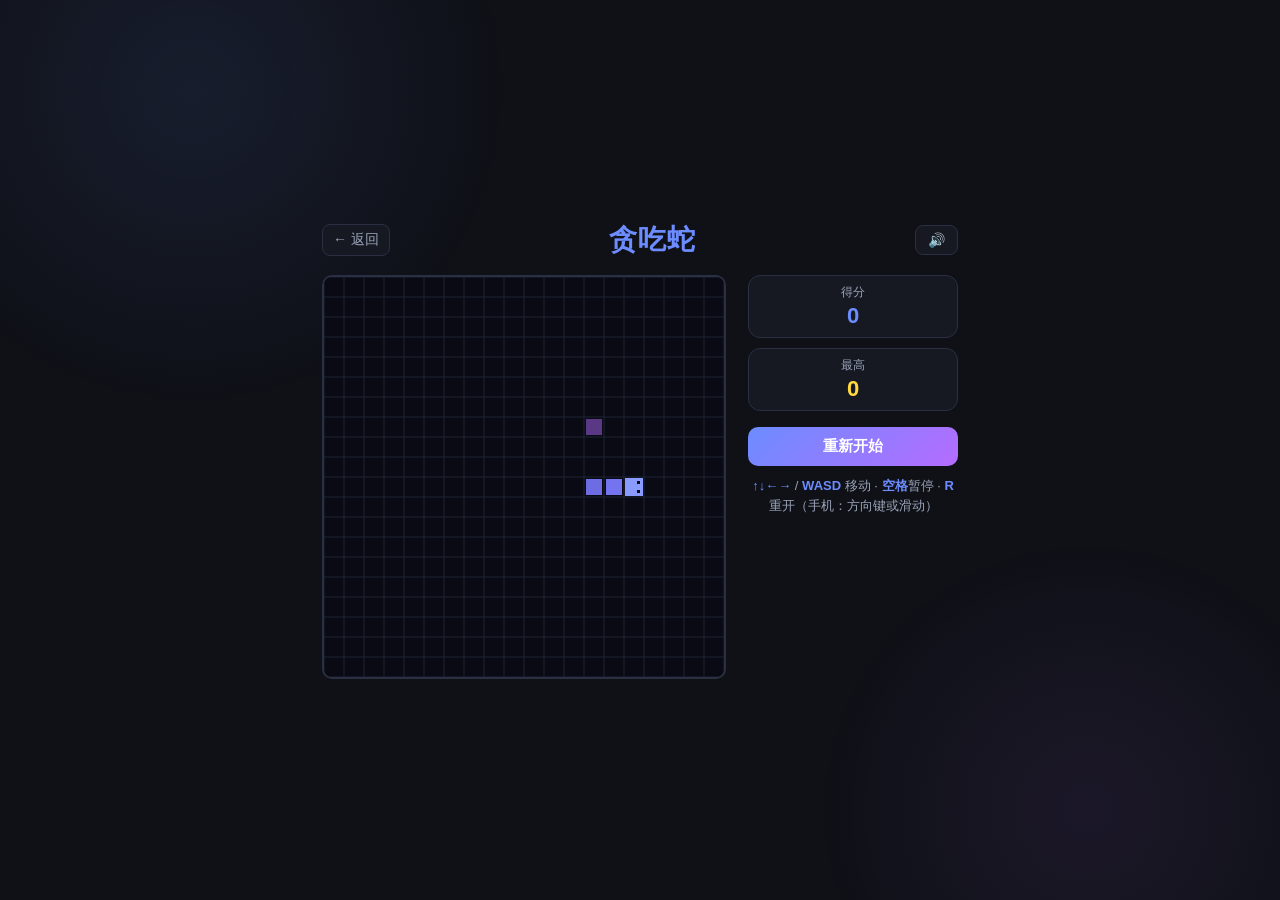
<file: snake.html>
<!DOCTYPE html>
<html lang="zh-CN">
<head>
    <meta charset="UTF-8">
    <meta name="viewport" content="width=device-width, initial-scale=1.0">
    <link rel="icon" type="image/svg+xml" href="favicon.svg" />
    <link rel="manifest" href="manifest.webmanifest" />
    <meta name="description" content="贪吃蛇小游戏：控制小蛇吃豆变长，小心别撞墙或咬到自己，支持键盘与触摸。" />
    <meta name="theme-color" content="#0f1117" />
    <link rel="stylesheet" href="assets/common.css" />
    <script src="assets/common.js"></script>
    <title>贪吃蛇</title>
    <style>




        .game-board {
            position: relative;
        }

        #gameCanvas {
            background: var(--board-bg);
            display: block;
            max-width: 100%;
            height: auto;
        }

        /* 移动端虚拟方向键（仅在触摸设备上显示） */
        .dpad {
            display: grid;
            grid-template-columns: repeat(3, 56px);
            grid-template-rows: repeat(3, 56px);
            gap: 8px;
            margin: 16px auto 0;
            touch-action: none;
        }
        .dbtn {
            width: 56px; height: 56px;
            border-radius: 12px;
            padding: 0;
            font-size: 22px;
            display: grid; place-items: center;
            background: var(--bg-soft);
            color: var(--accent);
        }
        .dbtn:active { background: #16385f; transform: scale(0.94); }
        .dpad .up    { grid-area: 1 / 2; }
        .dpad .left  { grid-area: 2 / 1; }
        .dpad .right { grid-area: 2 / 3; }
        .dpad .down  { grid-area: 3 / 2; }

        /* 桌面端（精确指针）隐藏虚拟键，避免冗余 */
        @media (hover: hover) and (pointer: fine) {
            .dpad { display: none; }
        }
    </style>
</head>
<body>
    <div class="game-wrap">
        <header class="game-header">
            <a class="back-link" href="index.html">← 返回</a>
            <h1 class="game-title">贪吃蛇</h1>
            <button id="soundBtn" class="icon-btn" onclick="toggleSound()">🔊</button>
        </header>

        <section class="game-stats">
            <div class="stat"><div class="stat-label">得分</div><div class="stat-value stat-score" id="score">0</div></div>
            <div class="stat"><div class="stat-label">最高</div><div class="stat-value stat-best" id="best">0</div></div>
        </section>

        <section class="game-stage">
            <div class="game-board">
                <canvas id="gameCanvas" width="400" height="400"></canvas>
            <div id="overlay" class="game-overlay" style="display: none;">
                <div class="game-overlay-title fail" id="overlayTitle">游戏结束!</div>
                <div class="game-overlay-sub" id="overlaySub">得分: 0</div>
                <button onclick="restartGame()">重新开始</button>
            </div>

                <div class="dpad" id="dpad">
                    <button class="dbtn up" data-dir="up">▲</button>
                    <button class="dbtn left" data-dir="left">◀</button>
                    <button class="dbtn right" data-dir="right">▶</button>
                    <button class="dbtn down" data-dir="down">▼</button>
                </div>
            </div>
        </section>

        <footer class="game-toolbar">
            <div class="hint"><b>↑↓←→</b> / <b>WASD</b> 移动 · <b>空格</b>暂停 · <b>R</b> 重开（手机：方向键或滑动）</div>
            <button onclick="restartGame()">重新开始</button>
        </footer>
    </div>

    <script>
        const canvas = document.getElementById('gameCanvas');
        const ctx = canvas.getContext('2d');

        const GRID_SIZE = 20;           // 网格数量 20x20
        const CELL_SIZE = 20;           // 每格像素大小

        let snake = [];
        let food = {};
        let direction = { x: 1, y: 0 };
        let nextDirection = { x: 1, y: 0 };
        let score = 0;
        let best = 0;
        let speed = 180;                // 移动间隔(ms)，值越大越慢
        let gameOver = false;
        let paused = false;
        let gameLoopId = null;
        let lastMoveTime = 0;

        function initGame() {
            snake = [
                { x: 8, y: 10 },
                { x: 7, y: 10 },
                { x: 6, y: 10 }
            ];
            direction = { x: 1, y: 0 };
            nextDirection = { x: 1, y: 0 };
            score = 0;
            speed = 180;
            gameOver = false;
            paused = false;
            lastMoveTime = 0;
            document.getElementById('score').textContent = '0';
            spawnFood();
            hideOverlay();
        }

        function spawnFood() {
            let newFood;
            do {
                newFood = {
                    x: Math.floor(Math.random() * GRID_SIZE),
                    y: Math.floor(Math.random() * GRID_SIZE)
                };
            } while (snake.some(seg => seg.x === newFood.x && seg.y === newFood.y));
            food = newFood;
        }

        function drawCell(x, y, color) {
            ctx.fillStyle = color;
            ctx.fillRect(x * CELL_SIZE + 1, y * CELL_SIZE + 1, CELL_SIZE - 2, CELL_SIZE - 2);
        }

        function drawGrid() {
            ctx.strokeStyle = '#1c2433';
            ctx.lineWidth = 1;
            for (let i = 0; i <= GRID_SIZE; i++) {
                ctx.beginPath();
                ctx.moveTo(i * CELL_SIZE, 0);
                ctx.lineTo(i * CELL_SIZE, canvas.height);
                ctx.stroke();
                ctx.beginPath();
                ctx.moveTo(0, i * CELL_SIZE);
                ctx.lineTo(canvas.width, i * CELL_SIZE);
                ctx.stroke();
            }
        }

        function draw() {
            // 清空画布
            ctx.fillStyle = '#0a0a15';
            ctx.fillRect(0, 0, canvas.width, canvas.height);

            drawGrid();

            // 绘制食物（带闪烁效果）
            const pulse = 0.7 + 0.3 * Math.sin(Date.now() / 200);
            ctx.fillStyle = `rgba(181, 108, 255, ${pulse})`;
            ctx.fillRect(food.x * CELL_SIZE + 2, food.y * CELL_SIZE + 2, CELL_SIZE - 4, CELL_SIZE - 4);

            // 绘制蛇身
            snake.forEach((seg, idx) => {
                if (idx === 0) {
                    drawCell(seg.x, seg.y, '#8a9bff');   // 蛇头
                } else {
                    const ratio = 1 - idx / (snake.length + 5);
                    ctx.fillStyle = `rgba(124, 123, 255, ${0.5 + ratio * 0.5})`;
                    ctx.fillRect(seg.x * CELL_SIZE + 2, seg.y * CELL_SIZE + 2, CELL_SIZE - 4, CELL_SIZE - 4);
                }
            });

            // 绘制蛇头眼睛
            const head = snake[0];
            ctx.fillStyle = '#0a0a15';
            const ex = head.x * CELL_SIZE, ey = head.y * CELL_SIZE;
            if (direction.x === 1) {
                ctx.fillRect(ex + 13, ey + 4, 3, 3);
                ctx.fillRect(ex + 13, ey + 13, 3, 3);
            } else if (direction.x === -1) {
                ctx.fillRect(ex + 4, ey + 4, 3, 3);
                ctx.fillRect(ex + 4, ey + 13, 3, 3);
            } else if (direction.y === 1) {
                ctx.fillRect(ex + 4, ey + 13, 3, 3);
                ctx.fillRect(ex + 13, ey + 13, 3, 3);
            } else {
                ctx.fillRect(ex + 4, ey + 4, 3, 3);
                ctx.fillRect(ex + 13, ey + 4, 3, 3);
            }
        }

        function update() {
            direction = nextDirection;
            const head = { x: snake[0].x + direction.x, y: snake[0].y + direction.y };

            // 撞墙检测
            if (head.x < 0 || head.x >= GRID_SIZE || head.y < 0 || head.y >= GRID_SIZE) {
                endGame();
                return;
            }

            // 撞自身检测
            if (snake.some(seg => seg.x === head.x && seg.y === head.y)) {
                endGame();
                return;
            }

            snake.unshift(head);

            // 吃到食物
            if (head.x === food.x && head.y === food.y) {
                score += 10;
                beep(600, 0.05, 'square', 0.04);
                document.getElementById('score').textContent = score;
                // 加速：每吃一个略提速，下限80ms避免过快
                if (speed > 80) speed -= 2;
                spawnFood();
            } else {
                snake.pop();
            }
        }

        function gameLoop(timestamp) {
            if (gameOver) return;

            if (!paused) {
                if (timestamp - lastMoveTime >= speed) {
                    update();
                    lastMoveTime = timestamp;
                }
                draw();
            }
            gameLoopId = requestAnimationFrame(gameLoop);
        }

        function endGame() {
            gameOver = true;
            // 更新最高分
            best = Math.max(best, score);
            localStorage.setItem('snakeBest', best);
            document.getElementById('best').textContent = best;

            document.getElementById('overlayTitle').textContent = '游戏结束!';
            document.getElementById('overlaySub').textContent = `得分: ${score}`;
            document.getElementById('overlay').style.display = 'flex';
            beep(120, 0.3, 'sawtooth', 0.05);
        }

        function showOverlay(title, sub) {
            document.getElementById('overlayTitle').textContent = title;
            document.getElementById('overlaySub').textContent = sub;
            document.getElementById('overlay').style.display = 'flex';
        }

        function hideOverlay() {
            document.getElementById('overlay').style.display = 'none';
        }

        function togglePause() {
            if (gameOver) return;
            paused = !paused;
            if (paused) {
                showOverlay('已暂停', '按空格继续');
            } else {
                hideOverlay();
            }
        }

        function restartGame() {
            if (gameLoopId) cancelAnimationFrame(gameLoopId);
            initGame();
            gameLoopId = requestAnimationFrame(gameLoop);
        }

        // 统一的方向设置（相对"待生效方向"防反向，避免快速连按反向的隐患）
        function setDirection(x, y) {
            if (gameOver) return;
            if (x !== 0 && nextDirection.x === -x) return;
            if (y !== 0 && nextDirection.y === -y) return;
            nextDirection = { x, y };
        }


        // 键盘控制
        document.addEventListener('keydown', (e) => {
            switch (e.key) {
                case 'ArrowUp':    e.preventDefault(); setDirection(0, -1); break;
                case 'ArrowDown':  e.preventDefault(); setDirection(0,  1); break;
                case 'ArrowLeft':  e.preventDefault(); setDirection(-1, 0); break;
                case 'ArrowRight': e.preventDefault(); setDirection(1,  0); break;
                case ' ':          e.preventDefault(); togglePause(); break;
                case 'r': case 'R': restartGame(); break;
            }
        });

        // 触摸滑动支持（移动端）
        const snakeCanvas = document.getElementById('gameCanvas');
        let sTouchX = 0, sTouchY = 0;
        snakeCanvas.addEventListener('touchstart', (e) => {
            sTouchX = e.changedTouches[0].clientX;
            sTouchY = e.changedTouches[0].clientY;
        }, { passive: true });
        snakeCanvas.addEventListener('touchend', (e) => {
            const dx = e.changedTouches[0].clientX - sTouchX;
            const dy = e.changedTouches[0].clientY - sTouchY;
            const ax = Math.abs(dx), ay = Math.abs(dy);
            if (Math.max(ax, ay) < 24) return;          // 滑动阈值
            if (ax > ay) setDirection(dx > 0 ? 1 : -1, 0);
            else setDirection(0, dy > 0 ? 1 : -1);
        }, { passive: true });

        // 虚拟方向键（移动端）
        document.getElementById('dpad').addEventListener('click', (e) => {
            const dir = e.target.getAttribute('data-dir');
            if (!dir) return;
            const map = { up: [0, -1], down: [0, 1], left: [-1, 0], right: [1, 0] };
            setDirection(map[dir][0], map[dir][1]);
        });

        // 初始化
        best = parseInt(localStorage.getItem('snakeBest') || '0', 10);
        document.getElementById('best').textContent = best;
        initGame();
        gameLoopId = requestAnimationFrame(gameLoop);
    </script>
    <script>
        if ('serviceWorker' in navigator) {
            window.addEventListener('load', () => {
                navigator.serviceWorker.register('sw.js').catch(() => {});
            });
        }
    </script>
</body>
</html>
</file>
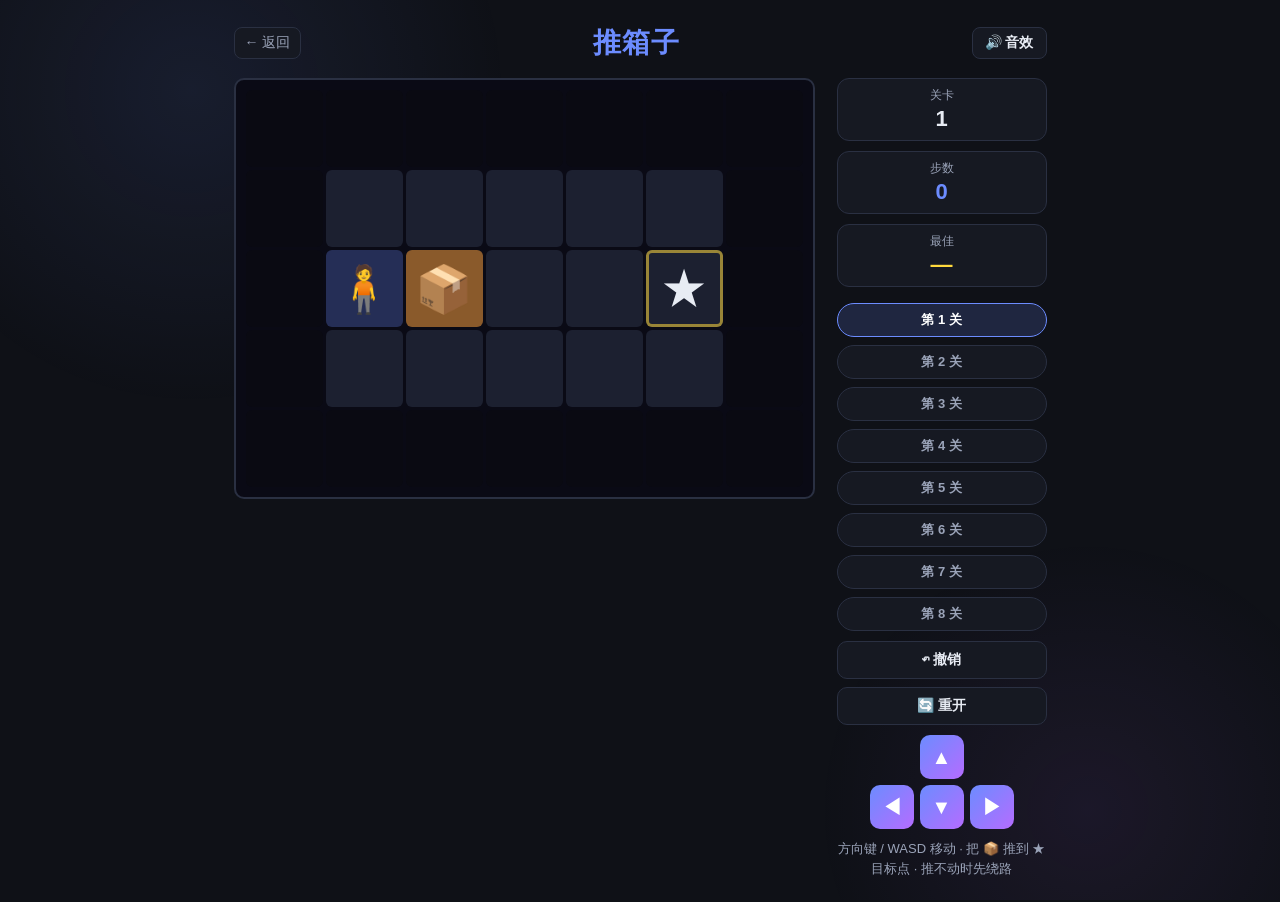
<file: sokoban.html>
<!DOCTYPE html>
<html lang="zh-CN">
<head>
<meta charset="UTF-8" />
<meta name="viewport" content="width=device-width, initial-scale=1.0" />
<meta name="description" content="推箱子小游戏：把箱子推到目标点，经典解谜，内置 8 关递进、撤销与每关最佳步数，纯前端、打开即玩。" />
<title>推箱子</title>
<link rel="stylesheet" href="assets/common.css" />
<style>
  .board {
    display: grid;
    gap: 3px;
    background: var(--board-bg);
    padding: 10px;
    border-radius: 10px;
    max-width: 100%;
    overflow: auto;
  }
  .cell {
    width: var(--cell, 34px);
    height: var(--cell, 34px);
    display: flex;
    align-items: center;
    justify-content: center;
    font-size: calc(var(--cell, 34px) * 0.6);
    border-radius: 6px;
    user-select: none;
  }
  .cell.wall   { background: #0a0a12; }
  .cell.floor  { background: #1c2030; }
  .cell.target { background: #1c2030; box-shadow: inset 0 0 0 3px rgba(255,217,61,0.55); }
  .cell.box    { background: #8a5a2b; }
  .cell.box-on { background: #3a7d44; }
  .cell.player { background: rgba(108,140,255,0.28); }

  .level-tab {
    background: var(--bg-soft); color: var(--text-dim);
    border: 1px solid var(--card-border);
    padding: 7px 12px; border-radius: 999px; font-size: 13px;
    cursor: pointer; transition: all .18s; font-family: inherit;
  }
  .level-tab.active { color: #fff; border-color: var(--accent); background: rgba(108,140,255,0.18); }
  .level-tab:hover { color: var(--text); }
  .toolbar-btns { display: flex; gap: 8px; flex-wrap: wrap; }
  .ghost-btn {
    background: var(--bg-soft); color: var(--text);
    border: 1px solid var(--card-border);
    padding: 9px 14px; border-radius: 10px; cursor: pointer;
    font-size: 14px; font-family: inherit; transition: all .18s;
  }
  .ghost-btn:hover { border-color: var(--accent); filter: brightness(1.15); }
  .dpad { display: grid; grid-template-columns: repeat(3, 44px); grid-template-rows: repeat(2, 44px); gap: 6px; justify-content: center; }
  .dpad button { padding: 0; font-size: 20px; }
  .dpad .up { grid-column: 2; grid-row: 1; }
  .dpad .left { grid-column: 1; grid-row: 2; }
  .dpad .down { grid-column: 2; grid-row: 2; }
  .dpad .right { grid-column: 3; grid-row: 2; }
</style>
</head>
<body>
<div class="game-wrap">
  <div class="game-header">
    <a class="back-link" href="index.html">← 返回</a>
    <h1 class="game-title">推箱子</h1>
    <button class="icon-btn" id="soundBtn" onclick="toggleSound()">🔊 音效</button>
  </div>

  <div class="game-stats">
    <div class="stat"><div class="stat-label">关卡</div><div class="stat-value" id="levelNo">1</div></div>
    <div class="stat"><div class="stat-label">步数</div><div class="stat-value stat-score" id="steps">0</div></div>
    <div class="stat"><div class="stat-label">最佳</div><div class="stat-value stat-best" id="bestSteps">—</div></div>
  </div>

  <div class="game-stage">
    <div class="board" id="board"></div>
    <div class="game-overlay" id="overlay" style="display:none;">
      <div class="game-overlay-title" id="overlayTitle"></div>
      <div class="game-overlay-sub" id="overlaySub"></div>
      <button id="overlayBtn" onclick="onOverlay()">下一关 ▶</button>
    </div>
  </div>

  <div class="game-toolbar">
    <div class="toolbar-btns" id="levelTabs"></div>
    <div class="toolbar-btns">
      <button class="ghost-btn" onclick="undo()">↶ 撤销</button>
      <button class="ghost-btn" onclick="loadLevel(cur)">🔄 重开</button>
    </div>
    <div class="dpad">
      <button class="up"    onclick="move(0,-1)">▲</button>
      <button class="left"  onclick="move(-1,0)">◀</button>
      <button class="down"  onclick="move(0,1)">▼</button>
      <button class="right" onclick="move(1,0)">▶</button>
    </div>
    <p class="hint">方向键 / WASD 移动 · 把 📦 推到 ★ 目标点 · 推不动时先绕路</p>
  </div>
</div>

<script src="assets/common.js"></script>
<script>
  const LEVELS = [
    { name: '第 1 关', map: [
      '#######',
      '#     #',
      '#@$  .#',
      '#     #',
      '#######' ] },
    { name: '第 2 关', map: [
      '#######',
      '#  .  #',
      '#     #',
      '#  $  #',
      '#  @  #',
      '#######' ] },
    { name: '第 3 关', map: [
      '########',
      '#      #',
      '# .  $ #',
      '#      #',
      '#  @   #',
      '#      #',
      '# $  . #',
      '#      #',
      '########' ] },
    { name: '第 4 关', map: [
      '########',
      '#  .   #',
      '#  $   #',
      '#      #',
      '#   @  #',
      '#  $   #',
      '#  .   #',
      '#      #',
      '########' ] },
    { name: '第 5 关', map: [
      '########',
      '#  .   #',
      '#  $   #',
      '#      #',
      '# .$@$.#',
      '#      #',
      '#  $   #',
      '#  .   #',
      '########' ] },
    { name: '第 6 关', map: [
      '#########',
      '#       #',
      '# .$  $.#',
      '#       #',
      '#   @   #',
      '#       #',
      '# .$  $.#',
      '#       #',
      '#########' ] },
    { name: '第 7 关', map: [
      '#########',
      '#       #',
      '# .   . #',
      '# $   $ #',
      '#   @   #',
      '# $   $ #',
      '# .   . #',
      '#       #',
      '#########' ] },
    { name: '第 8 关', map: [
      '##########',
      '#        #',
      '# .$  $. #',
      '#        #',
      '#   @    #',
      '#        #',
      '# .$  $. #',
      '#        #',
      '##########' ] }
  ];
  let cur = 0;
  let rows = 0, cols = 0;
  let walls = [], targets = new Set(), boxes = new Set(), player = { r: 0, c: 0 };
  let steps = 0, history = [], solved = false;

  const boardEl = document.getElementById('board');
  const overlay  = document.getElementById('overlay');
  const ovTitle  = document.getElementById('overlayTitle');
  const ovSub    = document.getElementById('overlaySub');
  const ovBtn    = document.getElementById('overlayBtn');

  function key(r, c) { return r + ',' + c; }
  function bestKey() { return 'bestSokoban_L' + cur; }
  function loadBest() {
    const v = localStorage.getItem(bestKey());
    document.getElementById('bestSteps').textContent = v ? v : '—';
  }
  function computeCell() {
    const maxW = Math.min(560, window.innerWidth - 36);
    const size = Math.max(18, Math.floor((maxW - 20) / cols));
    document.documentElement.style.setProperty('--cell', size + 'px');
  }
  function renderLevelTabs() {
    const box = document.getElementById('levelTabs');
    box.innerHTML = '';
    LEVELS.forEach((lv, i) => {
      const b = document.createElement('button');
      b.className = 'level-tab' + (i === cur ? ' active' : '');
      b.textContent = lv.name;
      b.onclick = () => { if (i !== cur) { cur = i; loadLevel(cur); } };
      box.appendChild(b);
    });
  }
  function parseMap(map) {
    rows = map.length;
    cols = Math.max(...map.map(r => r.length));
    walls = []; targets = new Set(); boxes = new Set(); player = { r: 0, c: 0 };
    for (let r = 0; r < rows; r++) {
      walls[r] = [];
      const line = map[r];
      for (let c = 0; c < cols; c++) {
        const ch = line[c] || ' ';
        walls[r][c] = (ch === '#');
        if (ch === '.' || ch === '*') targets.add(key(r, c));
        if (ch === '$' || ch === '*') boxes.add(key(r, c));
        if (ch === '@' || ch === '+') player = { r, c };
      }
    }
  }
  function buildGrid() {
    boardEl.style.gridTemplateColumns = 'repeat(' + cols + ', var(--cell, 34px))';
    boardEl.innerHTML = '';
    for (let r = 0; r < rows; r++)
      for (let c = 0; c < cols; c++) {
        const el = document.createElement('div');
        boardEl.appendChild(el);
      }
    paintAll();
  }
  function paintAll() {
    let i = 0;
    for (let r = 0; r < rows; r++)
      for (let c = 0; c < cols; c++) {
        const el = boardEl.children[i++];
        const isWall = walls[r][c];
        const isTarget = targets.has(key(r, c));
        const isBox = boxes.has(key(r, c));
        const isPlayer = player.r === r && player.c === c;
        let cls = 'cell ', txt = '';
        if (isWall) cls += 'wall';
        else {
          cls += 'floor';
          if (isTarget) cls += ' target';
          if (isBox) cls += isTarget ? ' box-on' : ' box';
          else if (isPlayer) cls += ' player';
          if (isBox) txt = '📦';
          else if (isPlayer) txt = '🧍';
          else if (isTarget) txt = '★';
        }
        el.className = cls;
        el.textContent = txt;
      }
  }
  function isWall(r, c) { return r < 0 || c < 0 || r >= rows || c >= cols || walls[r][c]; }
  function hasBox(r, c) { return boxes.has(key(r, c)); }
  function snapshot() {
    history.push({ p: { ...player }, b: new Set(boxes), s: steps });
    if (history.length > 200) history.shift();
  }
  function move(dc, dr) {
    if (solved) return;
    const nr = player.r + dr, nc = player.c + dc;
    if (isWall(nr, nc)) return;
    if (hasBox(nr, nc)) {
      const br = nr + dr, bc = nc + dc;
      if (isWall(br, bc) || hasBox(br, bc)) return;
      snapshot();
      boxes.delete(key(nr, nc)); boxes.add(key(br, bc));
    } else {
      snapshot();
    }
    player = { r: nr, c: nc };
    steps++;
    document.getElementById('steps').textContent = steps;
    paintAll();
    beep(300, 0.04);
    if (checkWin()) win();
  }
  function undo() {
    if (solved || !history.length) return;
    const s = history.pop();
    player = s.p; boxes = s.b; steps = s.s;
    document.getElementById('steps').textContent = steps;
    paintAll();
    beep(220, 0.04);
  }
  function checkWin() {
    for (const t of targets) if (!boxes.has(t)) return false;
    return true;
  }
  function win() {
    solved = true;
    beep(880, 0.18, 'triangle');
    const best = localStorage.getItem(bestKey());
    let msg = '用 ' + steps + ' 步';
    let record = false;
    if (!best || steps < +best) { localStorage.setItem(bestKey(), steps); record = true; }
    if (cur === LEVELS.length - 1) {
      ovTitle.className = 'game-overlay-title win';
      ovTitle.textContent = '🏆 全部通关！';
      ovSub.textContent = msg + (record ? '　🎉 新纪录' : '');
      ovBtn.textContent = '重玩本关';
      ovBtn.onclick = () => loadLevel(cur);
    } else {
      ovTitle.className = 'game-overlay-title win';
      ovTitle.textContent = '✅ 过关';
      ovSub.textContent = msg + (record ? '　🎉 新纪录' : '');
      ovBtn.textContent = '下一关 ▶';
      ovBtn.onclick = () => loadLevel(cur + 1);
    }
    overlay.style.display = 'flex';
    loadBest();
  }
  function onOverlay() { ovBtn.onclick(); }
  function loadLevel(i) {
    cur = Math.max(0, Math.min(LEVELS.length - 1, i));
    parseMap(LEVELS[cur].map);
    computeCell();
    steps = 0; history = []; solved = false;
    document.getElementById('levelNo').textContent = cur + 1;
    document.getElementById('steps').textContent = '0';
    renderLevelTabs();
    buildGrid();
    loadBest();
    overlay.style.display = 'none';
  }
  document.addEventListener('keydown', e => {
    const k = e.key.toLowerCase();
    if (['arrowup','w'].includes(k)) { e.preventDefault(); move(0, -1); }
    else if (['arrowdown','s'].includes(k)) { e.preventDefault(); move(0, 1); }
    else if (['arrowleft','a'].includes(k)) { e.preventDefault(); move(-1, 0); }
    else if (['arrowright','d'].includes(k)) { e.preventDefault(); move(1, 0); }
    else if (k === 'z') undo();
  });
  window.addEventListener('resize', computeCell);
  loadLevel(0);
</script>
</body>
</html>
</file>
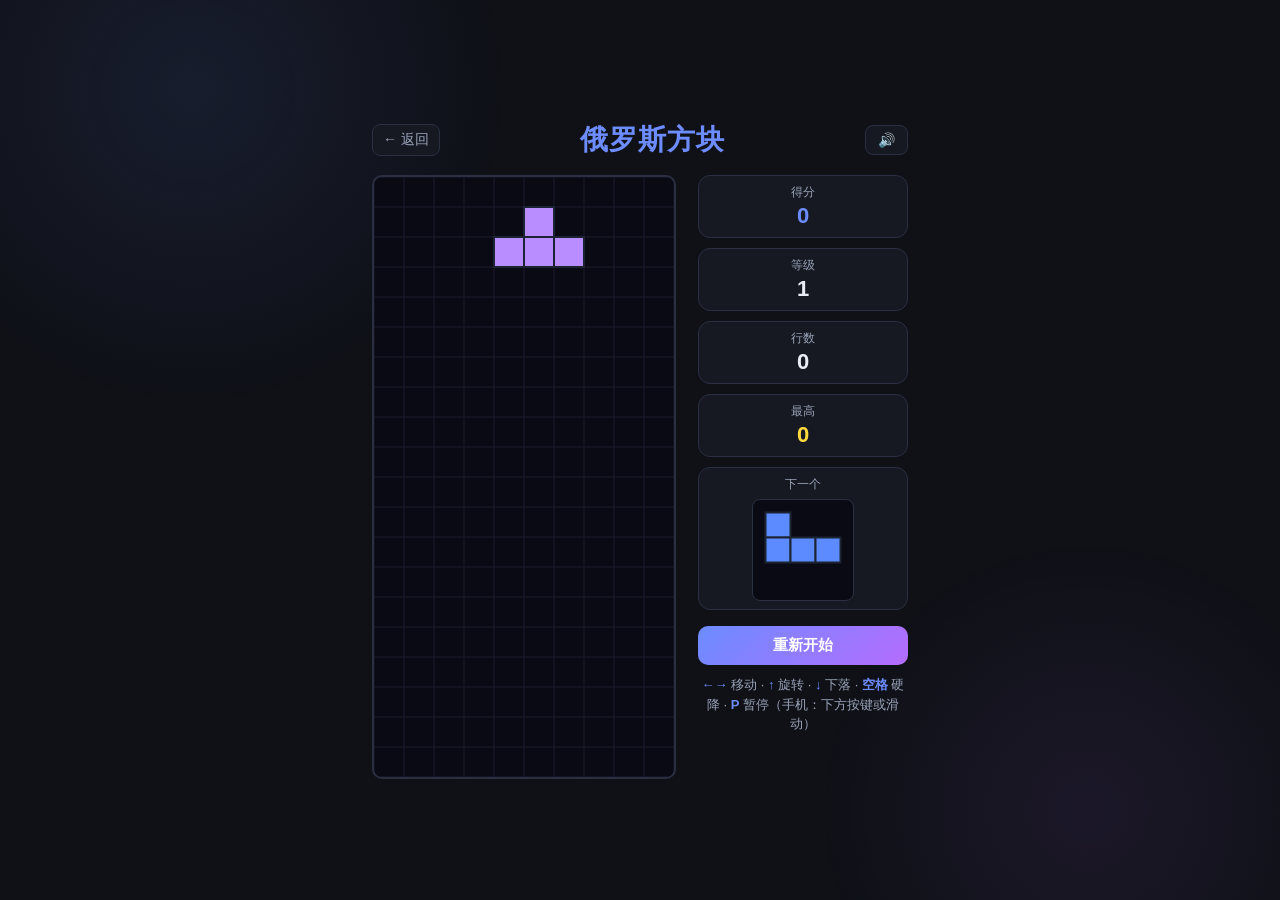
<file: tetris.html>
<!DOCTYPE html>
<html lang="zh-CN">
<head>
    <meta charset="UTF-8">
    <meta name="viewport" content="width=device-width, initial-scale=1.0">
    <link rel="icon" type="image/svg+xml" href="favicon.svg" />
    <link rel="manifest" href="manifest.webmanifest" />
    <meta name="description" content="俄罗斯方块小游戏：7 种方块下落消除、等级加速，支持键盘与触摸。" />
    <meta name="theme-color" content="#0f1117" />
    <link rel="stylesheet" href="assets/common.css" />
    <script src="assets/common.js"></script>
    <title>俄罗斯方块</title>
    <style>




        .game-board {
            position: relative;
        }

        #gameCanvas {
            background: var(--board-bg);
            display: block;
            max-width: 100%;
            height: auto;
        }
        #nextCanvas {
            display: block;
            margin: 0 auto;
            background: var(--board-bg);
            border: 1px solid var(--card-border);
            border-radius: 8px;
        }

        /* 移动端触摸控制（仅在触摸设备上显示） */
        .touch-controls {
            display: flex;
            flex-direction: column;
            gap: 10px;
            margin: 16px auto 0;
            touch-action: none;
            width: 100%;
            max-width: 300px;
        }
        .tc-row { display: flex; gap: 10px; }
        .tcbtn {
            flex: 1;
            padding: 14px 0;
            border-radius: 12px;
            font-size: 15px;
            background: var(--bg-soft);
            color: var(--accent);
        }
        .tcbtn.wide { flex: 1; }
        .tcbtn:active { background: #16385f; transform: scale(0.97); }

        @media (hover: hover) and (pointer: fine) {
            .touch-controls { display: none; }
        }
    </style>
</head>
<body>
    <div class="game-wrap">
        <header class="game-header">
            <a class="back-link" href="index.html">← 返回</a>
            <h1 class="game-title">俄罗斯方块</h1>
            <button id="soundBtn" class="icon-btn" onclick="toggleSound()">🔊</button>
        </header>

        <section class="game-stats">
            <div class="stat"><div class="stat-label">得分</div><div class="stat-value stat-score" id="score">0</div></div>
            <div class="stat"><div class="stat-label">等级</div><div class="stat-value" id="level">1</div></div>
            <div class="stat"><div class="stat-label">行数</div><div class="stat-value" id="lines">0</div></div>
            <div class="stat"><div class="stat-label">最高</div><div class="stat-value stat-best" id="best">0</div></div>
            <div class="stat next-stat"><div class="stat-label">下一个</div><canvas id="nextCanvas" width="100" height="100"></canvas></div>
        </section>

        <section class="game-stage">
            <div class="game-board">
                <canvas id="gameCanvas" width="300" height="600"></canvas>
                <div id="gameOverOverlay" class="game-overlay" style="display: none;">
                    <div class="game-overlay-title fail">游戏结束!</div>
                    <div class="game-overlay-sub" id="finalScore">得分: 0</div>
                    <button onclick="restartGame()">重新开始</button>
                </div>
                <div id="pauseOverlay" class="game-overlay" style="display: none;">
                    <div class="game-overlay-title pause">已暂停</div>
                </div>

                <div class="touch-controls" id="touchControls">
                    <div class="tc-row">
                        <button class="tcbtn" data-act="left">◀</button>
                        <button class="tcbtn" data-act="right">▶</button>
                    </div>
                    <div class="tc-row">
                        <button class="tcbtn" data-act="down">▼ 下落</button>
                        <button class="tcbtn" data-act="rotate">⟳ 旋转</button>
                    </div>
                    <div class="tc-row">
                        <button class="tcbtn wide" data-act="harddrop">⤓ 硬降</button>
                        <button class="tcbtn wide" data-act="pause">⏸ 暂停</button>
                    </div>
                </div>
            </div>
        </section>

        <footer class="game-toolbar">
            <div class="hint"><b>←→</b> 移动 · <b>↑</b> 旋转 · <b>↓</b> 下落 · <b>空格</b> 硬降 · <b>P</b> 暂停（手机：下方按键或滑动）</div>
            <button onclick="restartGame()">重新开始</button>
        </footer>
    </div>

    <script>
        const canvas = document.getElementById('gameCanvas');
        const ctx = canvas.getContext('2d');
        const nextCanvas = document.getElementById('nextCanvas');
        const nextCtx = nextCanvas.getContext('2d');
        const bestEl = document.getElementById('best');

        const COLS = 10;
        const ROWS = 20;
        const BLOCK_SIZE = 30;
        const NEXT_BLOCK_SIZE = 25;

        // 方块形状定义
        const SHAPES = {
            I: [[0,0,0,0],
                [1,1,1,1],
                [0,0,0,0],
                [0,0,0,0]],
            O: [[1,1],
                [1,1]],
            T: [[0,1,0],
                [1,1,1],
                [0,0,0]],
            S: [[0,1,1],
                [1,1,0],
                [0,0,0]],
            Z: [[1,1,0],
                [0,1,1],
                [0,0,0]],
            J: [[1,0,0],
                [1,1,1],
                [0,0,0]],
            L: [[0,0,1],
                [1,1,1],
                [0,0,0]]
        };

        // 方块颜色
        // 冷色霓虹家族（统一调性，且各形状可区分）
        const COLORS = {
            I: '#7fe7ff',
            O: '#8a9bff',
            T: '#b98cff',
            S: '#7affc4',
            Z: '#ff8fbf',
            J: '#5b8bff',
            L: '#ffbe7a'
        };

        let board = [];
        let currentPiece = null;
        let nextPiece = null;
        let score = 0;
        let level = 1;
        let lines = 0;
        let best = 0;
        let gameOver = false;
        let paused = false;
        let dropCounter = 0;
        let lastTime = 0;
        let dropInterval = 1000;
        best = parseInt(localStorage.getItem('tetrisBest') || '0', 10); bestEl.textContent = best;

        function initBoard() {
            board = Array.from({length: ROWS}, () => Array(COLS).fill(0));
        }

        function createPiece() {
            const types = Object.keys(SHAPES);
            const type = types[Math.floor(Math.random() * types.length)];
            return {
                shape: SHAPES[type].map(row => [...row]),
                color: COLORS[type],
                type: type,
                x: Math.floor(COLS / 2) - Math.floor(SHAPES[type][0].length / 2),
                y: 0
            };
        }

        function drawBlock(context, x, y, color, size) {
            context.fillStyle = color;
            context.fillRect(x * size, y * size, size, size);
            context.strokeStyle = '#1c2433';
            context.lineWidth = 2;
            context.strokeRect(x * size, y * size, size, size);
        }

        function drawBoard() {
            ctx.clearRect(0, 0, canvas.width, canvas.height);
            
            // 绘制网格背景
            ctx.strokeStyle = '#1a1a2e';
            ctx.lineWidth = 1;
            for (let i = 0; i <= COLS; i++) {
                ctx.beginPath();
                ctx.moveTo(i * BLOCK_SIZE, 0);
                ctx.lineTo(i * BLOCK_SIZE, canvas.height);
                ctx.stroke();
            }
            for (let i = 0; i <= ROWS; i++) {
                ctx.beginPath();
                ctx.moveTo(0, i * BLOCK_SIZE);
                ctx.lineTo(canvas.width, i * BLOCK_SIZE);
                ctx.stroke();
            }

            // 绘制已放置的方块
            for (let row = 0; row < ROWS; row++) {
                for (let col = 0; col < COLS; col++) {
                    if (board[row][col]) {
                        drawBlock(ctx, col, row, board[row][col], BLOCK_SIZE);
                    }
                }
            }
        }

        function drawPiece(piece, context, blockSize) {
            piece.shape.forEach((row, y) => {
                row.forEach((value, x) => {
                    if (value) {
                        drawBlock(context, 
                            piece.x + x, 
                            piece.y + y, 
                            piece.color, 
                            blockSize
                        );
                    }
                });
            });
        }

        function drawNextPiece() {
            nextCtx.clearRect(0, 0, nextCanvas.width, nextCanvas.height);
            
            if (!nextPiece) return;
            
            // 居中显示
            const offsetX = (4 - nextPiece.shape[0].length) / 2;
            const offsetY = (4 - nextPiece.shape.length) / 2;
            
            nextPiece.shape.forEach((row, y) => {
                row.forEach((value, x) => {
                    if (value) {
                        drawBlock(nextCtx, 
                            offsetX + x, 
                            offsetY + y, 
                            nextPiece.color, 
                            NEXT_BLOCK_SIZE
                        );
                    }
                });
            });
        }

        function movePiece(dx, dy) {
            if (gameOver || paused) return;
            
            currentPiece.x += dx;
            currentPiece.y += dy;
            
            if (collides()) {
                currentPiece.x -= dx;
                currentPiece.y -= dy;
                return false;
            }
            return true;
        }

        function rotatePiece() {
            beep(420, 0.04, 'square', 0.03);
            if (gameOver || paused) return;
            
            const rotated = currentPiece.shape[0].map((_, i) => 
                currentPiece.shape.map(row => row[i]).reverse()
            );
            
            const originalShape = currentPiece.shape;
            currentPiece.shape = rotated;
            
            if (collides()) {
                // 尝试墙壁踢
                currentPiece.x += 1;
                if (collides()) {
                    currentPiece.x -= 2;
                    if (collides()) {
                        currentPiece.x += 1;
                        currentPiece.shape = originalShape;
                    }
                }
            }
        }

        function collides() {
            for (let y = 0; y < currentPiece.shape.length; y++) {
                for (let x = 0; x < currentPiece.shape[y].length; x++) {
                    if (currentPiece.shape[y][x]) {
                        const newX = currentPiece.x + x;
                        const newY = currentPiece.y + y;
                        
                        if (newX < 0 || newX >= COLS || newY >= ROWS) {
                            return true;
                        }
                        
                        if (newY >= 0 && board[newY][newX]) {
                            return true;
                        }
                    }
                }
            }
            return false;
        }

        function lockPiece() {
            currentPiece.shape.forEach((row, y) => {
                row.forEach((value, x) => {
                    if (value) {
                        const boardY = currentPiece.y + y;
                        const boardX = currentPiece.x + x;
                        if (boardY >= 0) {
                            board[boardY][boardX] = currentPiece.color;
                        }
                    }
                });
            });
        }

        function clearLines() {
            let linesCleared = 0;
            beep(660 + (linesCleared || 0) * 60, 0.12, 'square', 0.05);
            
            for (let y = ROWS - 1; y >= 0; y--) {
                if (board[y].every(cell => cell !== 0)) {
                    board.splice(y, 1);
                    board.unshift(Array(COLS).fill(0));
                    linesCleared++;
                    y++; // 重新检查当前行
                }
            }
            
            if (linesCleared > 0) {
                updateScore(linesCleared);
            }
        }

        function updateScore(linesCleared) {
            const points = [0, 100, 300, 500, 800];
            score += points[linesCleared] * level;
            lines += linesCleared;
            level = Math.floor(lines / 10) + 1;
            dropInterval = Math.max(100, 1000 - (level - 1) * 100);
            
            document.getElementById('score').textContent = score;
            document.getElementById('level').textContent = level;
            document.getElementById('lines').textContent = lines;
            if (score > best) { best = score; bestEl.textContent = best; }
        }

        function hardDrop() {
            beep(200, 0.06, 'square', 0.04);
            while (movePiece(0, 1)) {}
            lockAndNext();
        }

        function lockAndNext() {
            lockPiece();
            clearLines();
            
            currentPiece = nextPiece;
            nextPiece = createPiece();
            drawNextPiece();
            
            if (collides()) {
                endGame();
            }
        }

        function endGame() {
            gameOver = true;
            if (score > best) { best = score; bestEl.textContent = best; }
            try { localStorage.setItem('tetrisBest', best); } catch (e) {}
            document.getElementById('finalScore').textContent = `得分: ${score}`;
            document.getElementById('gameOverOverlay').style.display = 'flex';
            beep(120, 0.32, 'sawtooth', 0.05);
        }

        function restartGame() {
            initBoard();
            score = 0;
            level = 1;
            lines = 0;
            gameOver = false;
            paused = false;
            dropInterval = 1000;
            
            document.getElementById('score').textContent = '0';
            document.getElementById('level').textContent = '1';
            document.getElementById('lines').textContent = '0';
            document.getElementById('gameOverOverlay').style.display = 'none';
            document.getElementById('pauseOverlay').style.display = 'none';
            
            currentPiece = createPiece();
            nextPiece = createPiece();
            drawNextPiece();
            
            lastTime = 0;
            requestAnimationFrame(gameLoop);
        }

        function togglePause() {
            if (gameOver) return;
            paused = !paused;
            document.getElementById('pauseOverlay').style.display = paused ? 'flex' : 'none';
            
            if (!paused) {
                lastTime = 0;
                requestAnimationFrame(gameLoop);
            }
        }

        function gameLoop(time = 0) {
            if (gameOver || paused) return;
            
            const deltaTime = time - lastTime;
            lastTime = time;
            
            dropCounter += deltaTime;
            if (dropCounter > dropInterval) {
                if (!movePiece(0, 1)) {
                    lockAndNext();
                }
                dropCounter = 0;
            }
            
            drawBoard();
            
            if (currentPiece) {
                drawPiece(currentPiece, ctx, BLOCK_SIZE);
            }
            
            requestAnimationFrame(gameLoop);
        }


        // 键盘控制
        document.addEventListener('keydown', (e) => {
            if (gameOver) return;
            
            switch(e.key) {
                case 'ArrowLeft':
                    e.preventDefault();
                    movePiece(-1, 0);
                    break;
                case 'ArrowRight':
                    e.preventDefault();
                    movePiece(1, 0);
                    break;
                case 'ArrowDown':
                    e.preventDefault();
                    if (!movePiece(0, 1)) {
                        lockAndNext();
                    }
                    break;
                case 'ArrowUp':
                    e.preventDefault();
                    rotatePiece();
                    break;
                case ' ':
                    e.preventDefault();
                    hardDrop();
                    break;
                case 'p':
                case 'P':
                    togglePause();
                    break;
            }
        });

        // 触摸滑动支持（移动端）
        const tetrisCanvas = document.getElementById('gameCanvas');
        let tTouchX = 0, tTouchY = 0;
        tetrisCanvas.addEventListener('touchstart', (e) => {
            tTouchX = e.changedTouches[0].clientX;
            tTouchY = e.changedTouches[0].clientY;
        }, { passive: true });
        tetrisCanvas.addEventListener('touchend', (e) => {
            const dx = e.changedTouches[0].clientX - tTouchX;
            const dy = e.changedTouches[0].clientY - tTouchY;
            const ax = Math.abs(dx), ay = Math.abs(dy);
            if (Math.max(ax, ay) < 24) return;          // 滑动阈值
            if (ax > ay) {
                if (dx > 0) movePiece(1, 0); else movePiece(-1, 0);
            } else {
                if (dy > 0) { if (!movePiece(0, 1)) lockAndNext(); }
                else rotatePiece();
            }
        }, { passive: true });

        // 触摸控制按钮（移动端）
        document.getElementById('touchControls').addEventListener('click', (e) => {
            const act = e.target.getAttribute('data-act');
            if (!act) return;
            switch (act) {
                case 'left':     movePiece(-1, 0); break;
                case 'right':    movePiece(1, 0); break;
                case 'down':     if (!movePiece(0, 1)) lockAndNext(); break;
                case 'rotate':   rotatePiece(); break;
                case 'harddrop': hardDrop(); break;
                case 'pause':    togglePause(); break;
            }
        });

        // 初始化游戏
        initBoard();
        currentPiece = createPiece();
        nextPiece = createPiece();
        drawNextPiece();
        gameLoop();
    </script>
    <script>
        if ('serviceWorker' in navigator) {
            window.addEventListener('load', () => {
                navigator.serviceWorker.register('sw.js').catch(() => {});
            });
        }
    </script>
</body>
</html>
</file>
<file: assets/common.css>
/* 公共样式：被各游戏页共用，避免重复
 * 包含：全局重置、body/背景光晕、以及游戏页统一外壳组件
 *   （页眉 / 状态条 / 舞台 / 操作条 / 按钮）
 * 各游戏页仅保留自身「玩法相关」的独特样式（棋盘、方块、overlay、触摸控件等）。
 */

* { margin: 0; padding: 0; box-sizing: border-box; }

:root {
  --bg: #0f1117;
  --bg-soft: #161922;
  --card: #1c2030;
  --card-border: #2a3042;
  --text: #e8ecf4;
  --text-dim: #9aa3b8;
  --accent: #6c8cff;     /* 主色：得分 / 标题 / 强调 */
  --accent2: #b56cff;    /* 辅助色：食物 / 高值瓦片 */
  --best: #ffd93d;       /* 最高分 / 最佳 */
  --danger: #ff6b6b;     /* 生命 / 失败 */
  --board-bg: #0a0a15;   /* 画布 / 棋盘底色 */
  --grid: #1c2433;       /* 网格线 */
  --accent-grad: linear-gradient(135deg, #6c8cff, #b56cff);
  --radius: 14px;
}

body {
  background: var(--bg);
  color: var(--text);
  font-family: -apple-system, BlinkMacSystemFont, "Segoe UI",
    "PingFang SC", "Microsoft YaHei", sans-serif;
  display: flex;
  justify-content: center;
  align-items: center;
  min-height: 100vh;
  padding: 24px 12px;
  overflow-x: hidden;
}

body::before {
  content: "";
  position: fixed;
  inset: 0;
  background:
    radial-gradient(700px circle at 15% 10%, rgba(108, 140, 255, 0.10), transparent 45%),
    radial-gradient(600px circle at 85% 90%, rgba(181, 108, 255, 0.08), transparent 45%);
  z-index: -1;
  pointer-events: none;
}

/* ============ 游戏页统一外壳 ============ */
.game-wrap {
  width: 100%;
  max-width: 560px;
  display: flex;
  flex-direction: column;
  gap: 16px;
}

/* 页眉：返回 / 标题 / 静音 */
.game-header {
  display: flex;
  align-items: center;
  gap: 12px;
}
.back-link {
  color: var(--text-dim);
  text-decoration: none;
  font-size: 14px;
  padding: 6px 10px;
  border-radius: 8px;
  border: 1px solid var(--card-border);
  background: var(--bg-soft);
  transition: all .2s;
  white-space: nowrap;
}
.back-link:hover { color: var(--text); border-color: var(--accent); }
.game-title {
  flex: 1;
  text-align: center;
  font-size: 28px;
  font-weight: 800;
  letter-spacing: 1px;
  color: var(--accent);
}
.icon-btn {
  background: var(--bg-soft);
  color: var(--text);
  border: 1px solid var(--card-border);
  padding: 6px 12px;
  border-radius: 8px;
  font-size: 14px;
  cursor: pointer;
  transition: all .2s;
  white-space: nowrap;
}
.icon-btn:hover { border-color: var(--accent); filter: brightness(1.15); }

/* 状态条 */
.game-stats {
  display: flex;
  flex-wrap: wrap;
  justify-content: center;
  gap: 10px;
}
.stat {
  background: var(--bg-soft);
  border: 1px solid var(--card-border);
  border-radius: 12px;
  padding: 8px 14px;
  min-width: 72px;
  text-align: center;
}
.stat-label { font-size: 12px; color: var(--text-dim); margin-bottom: 2px; }
.stat-value { font-size: 22px; font-weight: 700; color: var(--text); }
.stat-score { color: var(--accent); }
.stat-best  { color: var(--best); }
.stat-danger { color: var(--danger); }
.stat.next-stat { display: flex; flex-direction: column; align-items: center; gap: 4px; }
.stat.next-stat canvas {
  background: var(--board-bg);
  border: 1px solid var(--card-border);
  border-radius: 8px;
}

/* 舞台（游戏画布 / 棋盘所在区域） */
.game-stage {
  position: relative;
  display: flex;
  justify-content: center;
}

/* 操作条 */
.game-toolbar {
  display: flex;
  align-items: center;
  justify-content: space-between;
  gap: 12px;
  flex-wrap: wrap;
}
.hint { font-size: 13px; color: var(--text-dim); line-height: 1.5; }
.hint b { color: var(--accent); }

/* 统一的游戏内主按钮 */
button {
  background: var(--accent-grad);
  color: #fff;
  border: none;
  padding: 10px 18px;
  border-radius: 10px;
  cursor: pointer;
  font-size: 15px;
  font-weight: 700;
  font-family: inherit;
  transition: all .2s;
}
button:hover { filter: brightness(1.12); transform: translateY(-1px); }

/* ============ PC 横向双栏布局（>=820px）============
 * 画布在左，状态条 + 操作条竖排在右，整体高度贴合画布，首屏无需下拉。
 * 窄屏（<820px）自动回退为上方的纵向堆叠布局。 */
@media (min-width: 820px) {
  .game-wrap {
    width: auto;
    max-width: none;
    display: grid;
    grid-template-columns: auto 210px;
    grid-template-rows: auto auto 1fr;
    grid-template-areas:
      "header header"
      "stage  stats"
      "stage  toolbar";
    align-items: start;
    column-gap: 22px;
    row-gap: 16px;
  }
  .game-header  { grid-area: header; }
  .game-stats   {
    grid-area: stats;
    flex-direction: column;
    align-items: stretch;
    flex-wrap: nowrap;
  }
  .game-stats .stat { min-width: 0; }
  .game-stage   { grid-area: stage; align-self: start; }
  .game-toolbar {
    grid-area: toolbar;
    flex-direction: column;
    align-items: stretch;
    gap: 10px;
  }
  .game-toolbar button { width: 100%; }
  .game-toolbar .hint { order: 1; text-align: center; }
}

/* 统一画布 / 棋盘边框（各页无需再各自声明） */
.game-stage canvas,
.game-stage .board {
  border: 2px solid var(--card-border);
  border-radius: 10px;
}

/* ============ 统一遮罩层（游戏结束 / 暂停 / 胜利 / 就绪提示）============
 * 四款游戏共用，避免各自重写。标题颜色用修饰类区分语义：
 *   .fail=失败(红)  .win=胜利(黄)  .pause=暂停(蓝)  .ready=就绪(蓝) */
.game-overlay {
  position: absolute;
  inset: 0;
  background: rgba(15, 17, 23, 0.88);
  display: flex;
  flex-direction: column;
  justify-content: center;
  align-items: center;
  border-radius: 10px;
  z-index: 10;
  text-align: center;
  padding: 20px;
  pointer-events: none;   /* 文字层不挡 canvas 交互，仅按钮可点 */
}
.game-overlay button { pointer-events: auto; }
.game-overlay-title {
  font-size: 36px;
  font-weight: 800;
  margin-bottom: 14px;
}
.game-overlay-title.fail  { color: var(--danger); }
.game-overlay-title.win   { color: var(--best); }
.game-overlay-title.pause { color: var(--accent); }
.game-overlay-title.ready { color: var(--accent); }
.game-overlay-sub {
  font-size: 18px;
  color: var(--best);
  margin-bottom: 22px;
}
.game-overlay-sub.muted { color: var(--text-dim); }

/* 通用移动端适配（统一断点 520px） */
@media (max-width: 520px) {
  .game-wrap { gap: 12px; max-width: 94vw; }
  .game-title { font-size: 22px; }
  .hint { display: none; }
  .game-stage canvas,
  .game-stage .board { max-width: 100%; height: auto; touch-action: none; }
}
</file>
